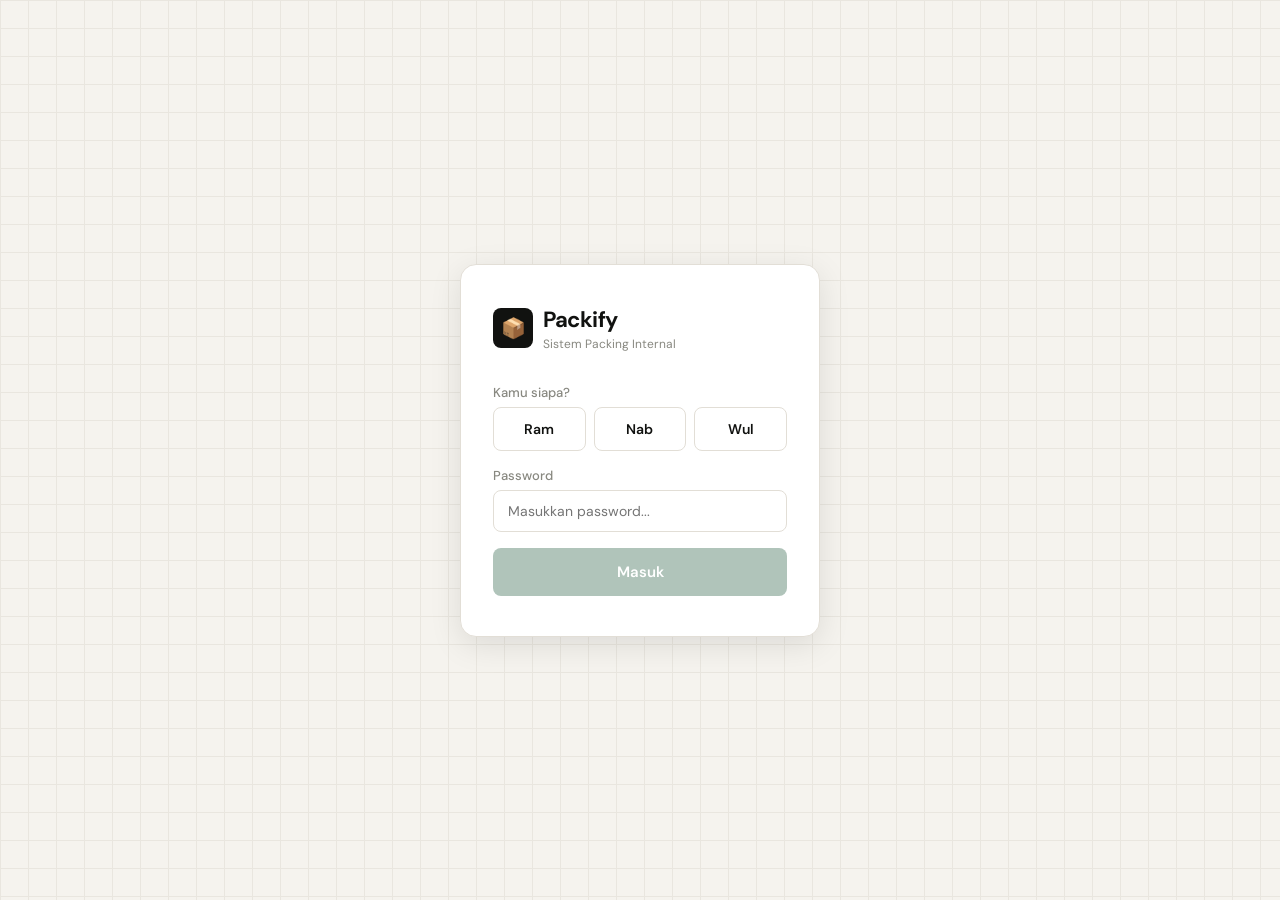
<file: index.html>
<!DOCTYPE html>
<html lang="id">
<head>
    <meta charset="UTF-8" />
    <meta name="viewport" content="width=device-width, initial-scale=1" />
    <title>Packify — Dashboard</title>
    <script src="auth-guard.js"></script>
    <link rel="preconnect" href="https://fonts.googleapis.com">
    <link href="https://fonts.googleapis.com/css2?family=DM+Mono:wght@400;500&family=DM+Sans:ital,wght@0,400;0,500;0,600;0,700&display=swap" rel="stylesheet">
    <link rel="stylesheet" href="style.css">
    <link rel="stylesheet" href="https://cdn.jsdelivr.net/npm/bootstrap-icons@1.11.3/font/bootstrap-icons.min.css">
    
    
    
    <style>
        .skeleton-text {
            position:      relative;
            color:         transparent !important;
            border-radius: 6px;
            overflow:      hidden;
            min-width:     80px;
            display:       inline-block;
        }
        .skeleton-text::after {
            content:    '';
            position:   absolute;
            inset:      0;
            background: linear-gradient(
                90deg,
                rgba(255,255,255,0.15) 0%,
                rgba(255,255,255,0.40) 45%,
                rgba(255,255,255,0.15) 100%
            );
            background-size: 200% 100%;
            animation:  shimmer 1.4s infinite;
            border-radius: inherit;
        }
        @keyframes shimmer {
            0%   { background-position: 200% center; }
            100% { background-position: -200% center; }
        }

        /* ── Leaderboard skeleton ── */
        .leaderboard-skeleton { padding: 4px 0; }
        .leaderboard-skeleton-row {
            display:     flex;
            align-items: center;
            gap:         12px;
            padding:     12px 16px;
            border-bottom: 1px solid var(--border);
        }
        .leaderboard-skeleton-row:last-child { border-bottom: none; }
        .sk-block {
            border-radius: 6px;
            overflow:      hidden;
            position:      relative;
            background:    #e8e8e8;
        }
        .sk-block::after {
            content:    '';
            position:   absolute;
            inset:      0;
            background: linear-gradient(
                90deg,
                rgba(255,255,255,0)    0%,
                rgba(255,255,255,0.6) 45%,
                rgba(255,255,255,0)  100%
            );
            background-size: 200% 100%;
            animation: shimmer 1.4s infinite;
        }
        .sk-rank { width: 32px; height: 32px; border-radius: 50%; flex-shrink: 0; }
        .sk-name { flex: 1;    height: 14px; }
        .sk-poin { width: 60px; height: 14px; }
    </style>
</head>
<body>

    <!-- HEADER -->
    <header class="app-header">
        <i class="bi bi-box-seam-fill" style="font-size:22px;color:var(--accent);flex-shrink:0;"></i>
        <h6>Dashboard</h6>
        <div style="width:36px"></div>
    </header>

    <div class="page-content page-transition-wrap">

        <!-- POIN BANNER -->
        <div class="poin-banner" id="poin-banner">
            <i class="bi bi-star-fill" style="font-size:36px;flex-shrink:0;color:#FFD166;"></i>
            <div class="poin-banner-info">
                <div class="poin-banner-name" id="banner-name">Halo!</div>
                <div class="poin-banner-val skeleton-text" id="banner-poin">— poin</div>
                <div class="poin-banner-streak" id="banner-streak">🔥 — hari streak</div>
            </div>
            <div id="banner-badges" style="display:none;"></div>
        </div>

        <!-- STATS -->
        <div class="stats-grid">
            <div class="stat-card">
                <div class="stat-number" id="stat-pending">0</div>
                <div class="stat-label">Menunggu Resi</div>
            </div>
            <div class="stat-card">
                <div class="stat-number" id="stat-today">0</div>
                <div class="stat-label">Selesai Hari Ini</div>
            </div>
        </div>

        <!-- CTA -->
        <button class="btn btn-primary btn-full btn-lg" style="margin-bottom:24px;"
            onclick="navigateTo('checklist.html')">
            + Mulai Packing Baru
        </button>

        <!-- LEADERBOARD -->
        <div class="section-title">🏆 Leaderboard Minggu Ini</div>
        <div class="card" style="margin-bottom:24px;">
            <div id="leaderboard-list">
                <div class="leaderboard-skeleton">
                    <div class="leaderboard-skeleton-row">
                        <div class="sk-block sk-rank"></div>
                        <div class="sk-block sk-name"></div>
                        <div class="sk-block sk-poin"></div>
                    </div>
                    <div class="leaderboard-skeleton-row">
                        <div class="sk-block sk-rank"></div>
                        <div class="sk-block sk-name"></div>
                        <div class="sk-block sk-poin"></div>
                    </div>
                    <div class="leaderboard-skeleton-row">
                        <div class="sk-block sk-rank"></div>
                        <div class="sk-block sk-name"></div>
                        <div class="sk-block sk-poin"></div>
                    </div>
                </div>
            </div>
            <div style="padding:10px 16px;border-top:1px solid var(--border);display:flex;justify-content:space-between;align-items:center;">
                <small class="text-muted" id="leaderboard-period" style="font-size:11px;"></small>
                <small class="text-muted" id="last-updated" style="font-size:11px;"></small>
            </div>
        </div>

        <!-- AKTIVITAS TERKINI -->
        <div class="section-title">Aktivitas Terkini</div>
        <div id="recent-list">
            <div class="empty-state">
                <div class="spinner"></div>
            </div>
        </div>

    </div>

    <!-- BOTTOM NAV -->
    <nav id="bottom-nav-root"></nav>

    <!-- TOAST CONTAINER -->
    <div class="toast-container" id="toast-container"></div>

    <script src="app.js"></script>
    <script>

        // ── Render Stats (lokal) ──────────────────
        function renderStats() {
            const sessions = loadAllSessions();
            const todayStart = new Date();
            todayStart.setHours(0, 0, 0, 0);

            const pending = sessions.filter(s => getStatus(s) === 'PENDING_RESI').length;
            const today   = sessions.filter(s => {
                const d = getWaktuSelesai(s) ? parseDate(getWaktuSelesai(s)) : null;
                return ['DONE', 'SYNCED'].includes(getStatus(s)) && d && d >= todayStart;
            }).length;

            document.getElementById('stat-pending').textContent = pending;
            document.getElementById('stat-today').textContent   = today;
        }

        // ── Render Aktivitas Terkini ──────────────
        function renderRecent() {
            const container = document.getElementById('recent-list');
            const sessions  = loadAllSessions();
            const recent    = [...sessions]
                .sort((a, b) => parseDate(getWaktuDibuat(b)) - parseDate(getWaktuDibuat(a)))
                .slice(0, 5);

            if (!recent.length) {
                container.innerHTML = `
                    <div class="empty-state">
                        <i class="bi bi-tray" style="font-size:40px;margin-bottom:4px;color:var(--muted);"></i>
                        <div class="empty-text">Belum ada aktivitas</div>
                        <div class="empty-sub">Mulai sesi packing pertamamu</div>
                    </div>`;
                return;
            }

            container.innerHTML = recent.map(s => {
                const badge  = getStatusBadge(getStatus(s));
                const id     = getSessionID(s);
                return `
                    <a class="history-item" href="history.html">
                        <div class="history-item-info">
                            <div class="history-item-name">${getPenerima(s)}</div>
                            <div class="history-item-sub">${getJenis(s)} · ${getPlatform(s)} · ${formatDate(getWaktuDibuat(s))}</div>
                        </div>
                        <span class="badge ${badge.cls}">${badge.label}</span>
                    </a>`;
            }).join('');
        }

        // ── Render Poin Banner ────────────────────
        function renderBanner(gamifData) {
            const op      = getOperator();
            const myData  = gamifData?.[op] || {};
            const poin    = myData.poinTotal  || 0;
            const streak  = myData.streak     || getStreakLocal(op);
            const badges  = myData.badges     || [];

            const elPoin   = document.getElementById('banner-poin');
            const elStreak = document.getElementById('banner-streak');

            elPoin.textContent   = `${poin} poin`;
            elStreak.textContent = `${streak} hari streak`;

            // Lepas skeleton shimmer setelah data nyata masuk
            if (gamifData) {
                elPoin.classList.remove('skeleton-text');
            }

            document.getElementById('banner-name').textContent = `Halo, ${op}! 👋`;

            // Badge icon di pojok banner (max 3)
            const earnedBadges = BADGES.filter(b => badges.includes(b.id)).slice(0, 3);
            const badgeEl = document.getElementById('banner-badges');
            badgeEl.innerHTML = earnedBadges.map(b =>
                `<span title="${b.label}"><i class="${b.icon}" style="font-size:22px;color:rgba(255,255,255,0.9);"></i></span>`
            ).join('');
        }

        // ── Render Leaderboard ────────────────────
        function renderLeaderboard(gamifData) {
            const container = document.getElementById('leaderboard-list');
            const periodEl  = document.getElementById('leaderboard-period');

            // Hitung poin minggu ini per operator
            const weekStart  = getWeekStart();
            const sessions   = loadAllSessions();
            const weekPoin   = {};
            OPERATORS.forEach(op => weekPoin[op] = 0);

            sessions.forEach(s => {
                const op  = getPetugas(s);
                const fin = getWaktuSelesai(s);
                if (!fin || !OPERATORS.includes(op)) return;
                if ((fin.split('T')[0] || fin.split(' ')[0]) >= weekStart && ['DONE','SYNCED'].includes(getStatus(s))) {
                    weekPoin[op] = (weekPoin[op] || 0) + (getPoin(s) || 0);
                }
            });

            // Merge dengan data server jika ada
            if (gamifData) {
                OPERATORS.forEach(op => {
                    const srv = gamifData[op]?.poinMingguIni;
                    if (srv !== undefined) weekPoin[op] = srv;
                });
            }

            const sorted = OPERATORS
                .map(op => ({ op, poin: weekPoin[op] || 0 }))
                .sort((a, b) => b.poin - a.poin);

            const rankClass = ['rank-1', 'rank-2', 'rank-3'];
            const rankEmoji = ['1', '2', '3'];

            container.innerHTML = sorted.map((item, i) => `
                <div class="leaderboard-item">
                    <div class="leaderboard-rank ${rankClass[i]}">${rankEmoji[i]}</div>
                    <div class="leaderboard-name">${item.op}</div>
                    <div class="leaderboard-poin">${item.poin} poin</div>
                </div>
            `).join('');

            // Label periode
            const ws  = new Date(weekStart);
            const we  = new Date(ws); we.setDate(we.getDate() + 6);
            const fmt = d => d.toLocaleDateString('id-ID', { day: 'numeric', month: 'short' });
            periodEl.textContent = `Periode: ${fmt(ws)} – ${fmt(we)}`;
        }

        // ── Fetch Gamifikasi dari Server ──────────
        async function fetchGamifData() {
            try {
                const res    = await fetch(`${LINK_GAS}?action=get_gamif&key=${API_KEY}`, { redirect: 'follow' });
                const text   = await res.text();
                const result = JSON.parse(text);
                if (result.status === 'success') return result.data;
            } catch (err) {
                console.warn('Gagal fetch gamif, pakai data lokal:', err);
            }
            return null;
        }

        // ── INIT ──────────────────────────────────
        async function init() {
            renderStats();
            renderRecent();
            updateResiNavBadge();

            // Render dari data lokal dulu (cepat)
            const op = getOperator();
            renderBanner(null);
            renderLeaderboard(null);

            // Fetch data gamif dari server
            const gamifData = await fetchGamifData();
            if (gamifData) {
                renderBanner(gamifData);
                renderLeaderboard(gamifData);

                // Simpan ke cache lokal supaya profile.html bisa baca
                const cache = loadGamifCache();
                Object.keys(gamifData).forEach(operator => {
                    const d = gamifData[operator];
                    cache['poin_'   + operator] = d.poinTotal || 0;
                    cache['streak_' + operator] = d.streak    || 0;
                    cache['badges_' + operator] = d.badges    || [];
                });
                saveGamifCache(cache);

                // Update timestamp
                const el = document.getElementById('last-updated');
                if (el) el.textContent = 'Diperbarui ' + new Date().toLocaleTimeString('id-ID', { hour: '2-digit', minute: '2-digit' });
            } else {
                // Fallback: hitung dari lokal
                const streak = getStreakLocal(op);
                const totalDone = loadAllSessions().filter(s =>
                    getPetugas(s) === op && ['DONE','SYNCED'].includes(getStatus(s))
                ).length;
                const localPoin = loadAllSessions()
                    .filter(s => getPetugas(s) === op && ['DONE','SYNCED'].includes(getStatus(s)))
                    .reduce((sum, s) => sum + (getPoin(s) || 0), 0);

                const localGamif = {};
                localGamif[op] = { poinTotal: localPoin, streak, badges: [] };
                renderBanner(localGamif);
            }
        }

        init();

        // ── Auto-refresh setiap 60 detik ─────────────────────────
        let refreshTimer = null;

        function startAutoRefresh() {
            stopAutoRefresh();
            refreshTimer = setInterval(async () => {
                renderStats();
                renderRecent();
                updateResiNavBadge();

                const gamifData = await fetchGamifData();
                if (gamifData) {
                    renderBanner(gamifData);
                    renderLeaderboard(gamifData);
                }
            }, 60_000);
        }

        function stopAutoRefresh() {
            if (refreshTimer) { clearInterval(refreshTimer); refreshTimer = null; }
        }

        document.addEventListener('visibilitychange', () => {
            if (document.hidden) stopAutoRefresh();
            else {
                renderStats();
                renderRecent();
                updateResiNavBadge();
                fetchGamifData().then(d => {
                    if (d) {
                        renderBanner(d);
                        renderLeaderboard(d);
                    }
                });
                startAutoRefresh();
            }
        });

        startAutoRefresh();
    </script>

</body>
</html>
</file>
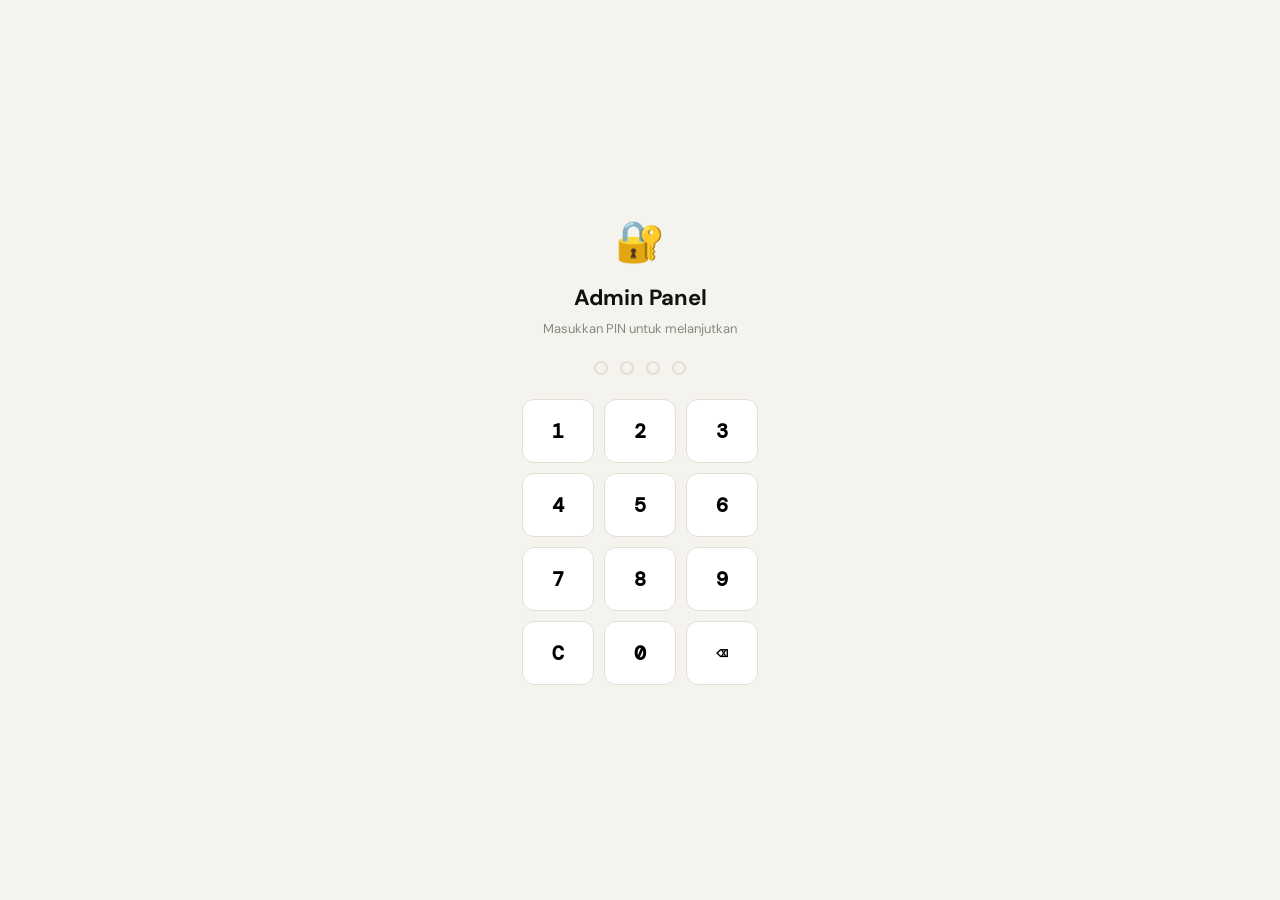
<file: admin.html>
<!DOCTYPE html>
<html lang="id">
<head>
    <meta charset="UTF-8" />
    <meta name="viewport" content="width=device-width, initial-scale=1" />
    <title>Packify -- Admin</title>
    <link rel="preconnect" href="https://fonts.googleapis.com">
    <link href="https://fonts.googleapis.com/css2?family=DM+Mono:wght@400;500&family=DM+Sans:ital,wght@0,400;0,500;0,600;0,700&display=swap" rel="stylesheet">
    <link rel="stylesheet" href="style.css">
    <link rel="stylesheet" href="https://cdn.jsdelivr.net/npm/bootstrap-icons@1.11.3/font/bootstrap-icons.min.css">
    <style>
        /* PIN Gate */
        .pin-gate {
            position: fixed; inset: 0;
            background: var(--bg);
            display: flex; flex-direction: column;
            align-items: center; justify-content: center;
            gap: 16px; z-index: 999;
            padding: 32px;
        }
        .pin-gate.hidden { display: none; }
        .pin-title { font-size: 22px; font-weight: 700; }
        .pin-sub   { font-size: 13px; color: var(--muted); margin-top: -8px; }
        .pin-dots  { display: flex; gap: 12px; margin: 8px 0; }
        .pin-dot {
            width: 14px; height: 14px;
            border-radius: 50%;
            border: 2px solid var(--border);
            background: transparent;
            transition: background 0.15s, border-color 0.15s;
        }
        .pin-dot.filled { background: var(--accent); border-color: var(--accent); }
        .pin-dot.error  { background: var(--orange); border-color: var(--orange); }
        .pin-keypad {
            display: grid;
            grid-template-columns: repeat(3, 72px);
            gap: 10px;
        }
        .pin-key {
            height: 64px;
            border-radius: var(--radius);
            border: 1.5px solid var(--border);
            background: var(--white);
            font-size: 20px; font-weight: 600;
            font-family: 'DM Mono', monospace;
            cursor: pointer;
            transition: background 0.1s, transform 0.1s;
        }
        .pin-key:active { background: var(--accent-lt); transform: scale(0.94); }
        .pin-key.wide { grid-column: span 2; }
        .pin-error { color: var(--orange); font-size: 12px; font-weight: 600; }
        .pin-locked { color: var(--muted); font-size: 12px; }

        /* Section tabs */
        .admin-tabs {
            display: flex; gap: 6px;
            overflow-x: auto; padding-bottom: 2px;
            margin-bottom: 20px;
            scrollbar-width: none;
        }
        .admin-tabs::-webkit-scrollbar { display: none; }
        .admin-tab {
            flex-shrink: 0;
            padding: 7px 14px;
            border-radius: 20px;
            border: 1.5px solid var(--border);
            background: var(--white);
            font-size: 12px; font-weight: 600;
            cursor: pointer; color: var(--muted);
            transition: all 0.15s;
        }
        .admin-tab.active {
            background: var(--accent);
            border-color: var(--accent);
            color: #fff;
        }

        /* Stat cards */
        .operator-card {
            background: var(--white);
            border: 1.5px solid var(--border);
            border-radius: var(--radius);
            padding: 16px;
            margin-bottom: 10px;
        }
        .operator-card-header {
            display: flex; align-items: center;
            justify-content: space-between;
            margin-bottom: 12px;
        }
        .operator-avatar {
            width: 40px; height: 40px;
            border-radius: 50%;
            background: var(--accent-lt);
            display: flex; align-items: center; justify-content: center;
            font-size: 16px; font-weight: 700;
            color: var(--accent);
        }
        .operator-name { font-size: 16px; font-weight: 700; text-transform: capitalize; }
        .operator-stats {
            display: grid; grid-template-columns: 1fr 1fr 1fr;
            gap: 8px; margin-bottom: 12px;
        }
        .op-stat { text-align: center; }
        .op-stat-val {
            font-family: 'DM Mono', monospace;
            font-size: 18px; font-weight: 500;
        }
        .op-stat-label { font-size: 10px; color: var(--muted); margin-top: 2px; }
        .op-badges { display: flex; gap: 4px; flex-wrap: wrap; min-height: 20px; }

        /* Redeem history */
        .redeem-admin-row {
            display: flex; align-items: center; gap: 12px;
            padding: 12px 16px;
            border-bottom: 1px solid var(--border);
        }
        .redeem-admin-row:last-child { border-bottom: none; }
        .redeem-admin-icon { font-size: 22px; flex-shrink: 0; }
        .redeem-admin-info { flex: 1; }
        .redeem-admin-nama { font-size: 13px; font-weight: 600; }
        .redeem-admin-meta { font-size: 11px; color: var(--muted); margin-top: 1px; }
        .redeem-admin-poin {
            font-family: 'DM Mono', monospace;
            font-size: 12px; color: var(--orange); font-weight: 600;
        }

        /* Reward catalog editor */
        .reward-edit-card {
            background: var(--white);
            border: 1.5px solid var(--border);
            border-radius: var(--radius);
            padding: 14px;
            margin-bottom: 10px;
            display: flex; align-items: center; gap: 12px;
        }
        .reward-edit-icon { font-size: 28px; flex-shrink: 0; }
        .reward-edit-info { flex: 1; }
        .reward-edit-nama { font-size: 14px; font-weight: 600; }
        .reward-edit-meta { font-size: 12px; color: var(--muted); }
        .reward-edit-actions { display: flex; gap: 8px; }

        /* Stok badge */
        .stok-badge {
            font-family: 'DM Mono', monospace;
            font-size: 11px; font-weight: 600;
            padding: 2px 8px;
            border-radius: 10px;
            background: var(--accent-lt);
            color: var(--accent);
        }
        .stok-badge.low { background: #fff3e0; color: var(--orange); }
        .stok-badge.empty { background: #fce4e4; color: #c62828; }

        /* Stock items */
        .stock-item {
            display: flex; align-items: center; gap: 12px;
            padding: 12px 16px;
            border-bottom: 1px solid var(--border);
        }
        .stock-item:last-child { border-bottom: none; }
        .stock-item-info { flex: 1; min-width: 0; }
        .stock-item-nama { font-size: 13px; font-weight: 600; }
        .stock-item-satuan { font-size: 11px; color: var(--muted); }
        .stock-item-right { display: flex; flex-direction: column; align-items: flex-end; gap: 6px; }
        .stock-val {
            font-family: 'DM Mono', monospace;
            font-size: 16px; font-weight: 600;
        }
        .stock-val.ok     { color: var(--accent); }
        .stock-val.low    { color: var(--orange); }
        .stock-val.empty  { color: #c62828; }
        .stock-actions { display: flex; gap: 6px; }
        .restock-panel-item {
            display: flex; align-items: center; justify-content: space-between;
            padding: 12px 0; border-bottom: 1px solid var(--border);
        }
        .restock-panel-item:last-child { border-bottom: none; }
        .qty-control { display: flex; align-items: center; gap: 8px; }
        .qty-btn {
            width: 32px; height: 32px; border-radius: 50%;
            border: 1.5px solid var(--border); background: var(--white);
            font-size: 18px; font-weight: 600; cursor: pointer;
            display: flex; align-items: center; justify-content: center;
            transition: background 0.1s;
        }
        .qty-btn:active { background: var(--accent-lt); }
        .qty-val {
            font-family: 'DM Mono', monospace;
            font-size: 16px; font-weight: 600; min-width: 32px; text-align: center;
        }
        .add-reward-form {
            background: var(--white);
            border: 1.5px dashed var(--border);
            border-radius: var(--radius);
            padding: 16px;
            margin-bottom: 16px;
        }
        .form-row { display: flex; gap: 8px; }
        .form-row .form-group { flex: 1; }
    </style>
</head>
<body>

    <!-- PIN GATE -->
    <div class="pin-gate" id="pin-gate">
        <div style="font-size:40px;">🔐</div>
        <div class="pin-title">Admin Panel</div>
        <div class="pin-sub">Masukkan PIN untuk melanjutkan</div>
        <div class="pin-dots" id="pin-dots">
            <div class="pin-dot" id="dot-0"></div>
            <div class="pin-dot" id="dot-1"></div>
            <div class="pin-dot" id="dot-2"></div>
            <div class="pin-dot" id="dot-3"></div>
        </div>
        <div class="pin-error d-none" id="pin-error">PIN salah!</div>
        <div class="pin-locked d-none" id="pin-locked"></div>
        <div class="pin-keypad" id="pin-keypad">
            <button class="pin-key" onclick="pinInput('1')">1</button>
            <button class="pin-key" onclick="pinInput('2')">2</button>
            <button class="pin-key" onclick="pinInput('3')">3</button>
            <button class="pin-key" onclick="pinInput('4')">4</button>
            <button class="pin-key" onclick="pinInput('5')">5</button>
            <button class="pin-key" onclick="pinInput('6')">6</button>
            <button class="pin-key" onclick="pinInput('7')">7</button>
            <button class="pin-key" onclick="pinInput('8')">8</button>
            <button class="pin-key" onclick="pinInput('9')">9</button>
            <button class="pin-key" onclick="pinClear()">C</button>
            <button class="pin-key" onclick="pinInput('0')">0</button>
            <button class="pin-key" onclick="pinBackspace()">&#9003;</button>
        </div>
    </div>

    <!-- ADMIN CONTENT -->
    <div id="admin-content" style="display:none;">

        <header class="app-header">
            <span style="font-size:20px;">🔧</span>
            <h6>Admin Panel</h6>
            <button class="btn-back" style="font-size:12px;width:auto;padding:0 8px;"
                onclick="lockAdmin()">Keluar</button>
        </header>

        <div class="page-content">

            <!-- TABS -->
            <div class="admin-tabs">
                <button class="admin-tab active" onclick="switchTab('statistik', this)">Statistik</button>
                <button class="admin-tab" onclick="switchTab('redeem', this)">Riwayat Redeem</button>
                <button class="admin-tab" onclick="switchTab('reward', this)">Reward Catalog</button>
                <button class="admin-tab" onclick="switchTab('stok', this)">Stok Asset</button>
                <button class="admin-tab" onclick="switchTab('reset', this)">Reset Poin</button>
            </div>

            <!-- TAB: STATISTIK -->
            <div id="tab-statistik" class="tab-content">
                <div id="statistik-list">
                    <div style="text-align:center;padding:32px;color:var(--muted);">Memuat data...</div>
                </div>
            </div>

            <!-- TAB: RIWAYAT REDEEM -->
            <div id="tab-redeem" class="tab-content" style="display:none;">
                <div class="card" style="margin-bottom:16px;">
                    <div id="redeem-admin-list">
                        <div style="padding:16px;text-align:center;font-size:13px;color:var(--muted);">
                            Belum ada riwayat redeem
                        </div>
                    </div>
                </div>
            </div>

            <!-- TAB: REWARD CATALOG -->
            <div id="tab-reward" class="tab-content" style="display:none;">

                <!-- Form tambah reward -->
                <div class="add-reward-form">
                    <div style="font-size:13px;font-weight:700;margin-bottom:12px;">+ Tambah Reward</div>
                    <div class="form-row">
                        <div class="form-group" style="flex:0 0 64px;">
                            <label class="form-label">Icon</label>
                            <input type="text" class="form-control" id="new-icon"
                                placeholder="🥟" style="text-align:center;font-size:20px;" maxlength="2" />
                        </div>
                        <div class="form-group">
                            <label class="form-label">Nama Reward</label>
                            <input type="text" class="form-control" id="new-nama" placeholder="Batagor" />
                        </div>
                    </div>
                    <div class="form-row" style="margin-top:8px;">
                        <div class="form-group">
                            <label class="form-label">Harga Poin</label>
                            <input type="number" class="form-control font-mono" id="new-poin"
                                placeholder="50" min="1" />
                        </div>
                        <div class="form-group">
                            <label class="form-label">Stok</label>
                            <input type="number" class="form-control font-mono" id="new-stok"
                                placeholder="5" min="0" />
                        </div>
                    </div>
                    <button class="btn btn-primary btn-full" style="margin-top:12px;"
                        onclick="tambahReward()">Simpan Reward</button>
                </div>

                <div id="reward-catalog-list"></div>
            </div>

            <!-- TAB: STOK ASSET -->
            <div id="tab-stok" class="tab-content" style="display:none;">
                <div style="display:flex;align-items:center;justify-content:space-between;margin-bottom:12px;">
                    <div style="font-size:13px;color:var(--muted);">
                        Update otomatis setiap packing selesai
                    </div>
                    <button class="btn btn-secondary" style="font-size:12px;padding:6px 12px;"
                        onclick="loadStok()">
                        <i class="bi bi-arrow-clockwise"></i> Refresh
                    </button>
                </div>

                <!-- Warning items -->
                <div id="stok-warnings" style="margin-bottom:12px;"></div>

                <!-- Stok list -->
                <div class="card" style="padding:0;overflow:hidden;margin-bottom:16px;">
                    <div id="stok-list">
                        <div style="padding:24px;text-align:center;color:var(--muted);">
                            Memuat stok...
                        </div>
                    </div>
                </div>
            </div>

            <!-- TAB: RESET POIN -->
            <div id="tab-reset" class="tab-content" style="display:none;">
                <div style="font-size:13px;color:var(--muted);margin-bottom:16px;">
                    Reset akan mengosongkan PoinTotal dan PoinMingguIni operator di server.
                    Tindakan ini tidak bisa dibatalkan.
                </div>
                <div id="reset-list"></div>
            </div>

        </div>
    </div>

    <!-- PANEL: RESTOCK -->
    <div class="panel-overlay" id="restock-overlay"></div>
    <div class="bottom-panel" id="restock-panel">
        <div class="panel-handle"></div>
        <div class="panel-header">
            <div class="panel-title" id="restock-title">Tambah Stok</div>
            <button class="btn-close-panel" id="btn-close-restock">✕</button>
        </div>
        <div class="panel-body">
            <div id="restock-item-nama" style="font-size:13px;color:var(--muted);margin-bottom:16px;"></div>
            <div style="display:flex;align-items:center;justify-content:space-between;margin-bottom:24px;">
                <span style="font-size:14px;font-weight:600;">Jumlah tambah</span>
                <div class="qty-control">
                    <button class="qty-btn" onclick="adjustQty(-1)">−</button>
                    <span class="qty-val" id="restock-qty">1</span>
                    <button class="qty-btn" onclick="adjustQty(1)">+</button>
                </div>
            </div>
            <div id="restock-satuan-info" style="font-size:12px;color:var(--muted);margin-bottom:20px;text-align:center;"></div>
            <button class="btn btn-primary btn-full btn-lg" id="btn-konfirmasi-restock">
                Tambah Stok
            </button>
            <button class="btn btn-secondary btn-full" id="btn-batal-restock" style="margin-top:8px;">
                Batal
            </button>
        </div>
    </div>

    <!-- PANEL: EDIT THRESHOLD -->
    <div class="panel-overlay" id="threshold-overlay"></div>
    <div class="bottom-panel" id="threshold-panel">
        <div class="panel-handle"></div>
        <div class="panel-header">
            <div class="panel-title">Edit Batas Warning</div>
            <button class="btn-close-panel" id="btn-close-threshold">✕</button>
        </div>
        <div class="panel-body">
            <div id="threshold-item-nama" style="font-size:13px;color:var(--muted);margin-bottom:12px;"></div>
            <div class="form-group" style="margin-bottom:20px;">
                <label class="form-label">Batas minimum stok</label>
                <input type="number" class="form-control font-mono" id="threshold-input"
                    min="0" placeholder="10" style="font-size:18px;text-align:center;" />
            </div>
            <button class="btn btn-primary btn-full btn-lg" id="btn-konfirmasi-threshold">
                Simpan
            </button>
            <button class="btn btn-secondary btn-full" id="btn-batal-threshold" style="margin-top:8px;">
                Batal
            </button>
        </div>
    </div>

    <!-- MODAL KONFIRMASI RESET -->
    <div class="panel-overlay" id="reset-overlay"></div>
    <div class="bottom-panel" id="reset-panel">
        <div class="panel-handle"></div>
        <div class="panel-header">
            <div class="panel-title">Konfirmasi Reset Poin</div>
            <button class="btn-close-panel" id="btn-close-reset">X</button>
        </div>
        <div class="panel-body">
            <div style="text-align:center;padding:8px 0 20px;">
                <div style="font-size:40px;margin-bottom:12px;">⚠️</div>
                <div style="font-size:16px;font-weight:700;margin-bottom:6px;">
                    Reset poin <span id="reset-op-name" style="text-transform:capitalize;color:var(--accent);"></span>?
                </div>
                <div style="font-size:13px;color:var(--muted);">
                    Poin saat ini: <span id="reset-op-poin"
                        style="font-family:'DM Mono',monospace;font-weight:600;color:var(--ink);"></span>
                </div>
                <div style="font-size:12px;color:var(--orange);margin-top:8px;">
                    Tindakan ini tidak bisa dibatalkan!
                </div>
            </div>
            <button class="btn btn-primary btn-full btn-lg" id="btn-konfirmasi-reset"
                style="background:var(--orange);border-color:var(--orange);">
                Ya, Reset Poin
            </button>
            <button class="btn btn-secondary btn-full" id="btn-batal-reset" style="margin-top:8px;">
                Batal
            </button>
        </div>
    </div>

    <!-- Loading & Toast -->
    <div class="loading-overlay" id="loading">
        <div class="spinner"></div>
        <div class="loading-text" id="loading-text">Memproses...</div>
    </div>
    <div class="toast-container" id="toast-container"></div>

    <script src="app.js"></script>
    <script>

    // ══ PIN GATE ══════════════════════════════════════════════
    const PIN_LOCK_KEY  = 'packify_admin_lock';
    const PIN_FAIL_KEY  = 'packify_admin_fails';
    const MAX_FAILS     = 3;
    const LOCK_DURATION = 5 * 60 * 1000; // 5 menit

    let pinBuffer = '';

    function checkLock() {
        const lock = JSON.parse(localStorage.getItem(PIN_LOCK_KEY) || 'null');
        if (!lock) return false;
        if (Date.now() < lock.until) return true;
        localStorage.removeItem(PIN_LOCK_KEY);
        localStorage.removeItem(PIN_FAIL_KEY);
        return false;
    }

    function getLockRemaining() {
        const lock = JSON.parse(localStorage.getItem(PIN_LOCK_KEY) || 'null');
        if (!lock) return 0;
        return Math.max(0, Math.ceil((lock.until - Date.now()) / 1000));
    }

    function pinInput(digit) {
        if (checkLock()) return;
        if (pinBuffer.length >= 4) return;
        pinBuffer += digit;
        updateDots();
        if (pinBuffer.length === 4) setTimeout(checkPin, 150);
    }

    function pinBackspace() {
        pinBuffer = pinBuffer.slice(0, -1);
        updateDots();
    }

    function pinClear() {
        pinBuffer = '';
        updateDots();
    }

    function updateDots(state) {
        for (let i = 0; i < 4; i++) {
            const dot = document.getElementById('dot-' + i);
            dot.className = 'pin-dot';
            if (state === 'error') dot.classList.add('error');
            else if (i < pinBuffer.length) dot.classList.add('filled');
        }
    }

    function checkPin() {
        if (pinBuffer === ADMIN_PIN) {
            localStorage.removeItem(PIN_FAIL_KEY);
            document.getElementById('pin-gate').classList.add('hidden');
            document.getElementById('admin-content').style.display = 'block';
            loadStatistik();
        } else {
            const fails = (parseInt(localStorage.getItem(PIN_FAIL_KEY) || '0')) + 1;
            localStorage.setItem(PIN_FAIL_KEY, fails);

            if (fails >= MAX_FAILS) {
                localStorage.setItem(PIN_LOCK_KEY, JSON.stringify({ until: Date.now() + LOCK_DURATION }));
                showLocked();
            } else {
                document.getElementById('pin-error').textContent = 'PIN salah! (' + (MAX_FAILS - fails) + 'x lagi dikunci)';
                document.getElementById('pin-error').classList.remove('d-none');
                updateDots('error');
                setTimeout(() => {
                    pinBuffer = '';
                    updateDots();
                    document.getElementById('pin-error').classList.add('d-none');
                }, 800);
            }
        }
    }

    function showLocked() {
        const keypad = document.getElementById('pin-keypad');
        const locked = document.getElementById('pin-locked');
        keypad.style.opacity = '0.3';
        keypad.style.pointerEvents = 'none';
        locked.classList.remove('d-none');
        const interval = setInterval(() => {
            const rem = getLockRemaining();
            if (rem <= 0) {
                clearInterval(interval);
                keypad.style.opacity = '';
                keypad.style.pointerEvents = '';
                locked.classList.add('d-none');
                pinBuffer = '';
                updateDots();
            } else {
                const m = Math.floor(rem / 60);
                const s = rem % 60;
                locked.textContent = 'Terkunci ' + m + ':' + String(s).padStart(2,'0') + ' lagi';
            }
        }, 1000);
    }

    function lockAdmin() {
        document.getElementById('pin-gate').classList.remove('hidden');
        document.getElementById('admin-content').style.display = 'none';
        pinBuffer = '';
        updateDots();
    }

    // Cek lock on load
    if (checkLock()) showLocked();

    // ══ TABS ══════════════════════════════════════════════════
    function switchTab(name, btn) {
        document.querySelectorAll('.tab-content').forEach(el => el.style.display = 'none');
        document.querySelectorAll('.admin-tab').forEach(el => el.classList.remove('active'));
        document.getElementById('tab-' + name).style.display = 'block';
        btn.classList.add('active');

        if (name === 'statistik') loadStatistik();
        if (name === 'redeem')    loadRedeemHistory();
        if (name === 'reward')    loadRewardCatalog();
        if (name === 'stok')      loadStok();
        if (name === 'reset')     renderResetList();
    }

    // ══ STATISTIK ════════════════════════════════════════════
    async function loadStatistik() {
        const list = document.getElementById('statistik-list');
        list.innerHTML = '<div style="text-align:center;padding:32px;color:var(--muted);">Memuat data...</div>';

        try {
            // Fetch gamifikasi + semua sesi dari server secara paralel
            const [gamifRes, sessionsRes] = await Promise.all([
                fetch(LINK_GAS + '?action=get_gamif&key=' + API_KEY, { redirect: 'follow' }),
                fetch(LINK_GAS + '?action=get_all&key='   + API_KEY, { redirect: 'follow' }),
            ]);

            const gamifJson    = await gamifRes.json();
            const sessionsJson = await sessionsRes.json();

            const gamif    = (gamifJson.status    === 'success') ? gamifJson.data    : {};
            const sessions = (sessionsJson.status === 'success') ? sessionsJson.data : [];

            const badgeList = (typeof BADGES !== 'undefined') ? BADGES : [];

            list.innerHTML = OPERATORS.map(op => {
                const d      = gamif[op] || {};
                const poin   = d.poinTotal || 0;
                const streak = d.streak    || 0;
                const badges = d.badges    || [];

                // Hitung total packing dari data server
                const selesai = sessions.filter(s =>
                    (s.Petugas || s.petugas || '').toLowerCase() === op.toLowerCase()
                    && ['DONE','SYNCED'].includes(s.Status || s.status || '')
                ).length;

                const badgeHTML = badges.length
                    ? badges.map(id => {
                        const b = badgeList.find(x => x.id === id);
                        return b ? '<i class="' + b.icon + '" title="' + b.label + '" style="font-size:20px;color:var(--accent);"></i>' : '';
                    }).join('')
                    : '<span style="font-size:12px;color:var(--muted);">Belum ada</span>';

                return '<div class="operator-card">' +
                    '<div class="operator-card-header">' +
                        '<div style="display:flex;align-items:center;gap:10px;">' +
                            '<div class="operator-avatar">' + op.charAt(0).toUpperCase() + '</div>' +
                            '<div class="operator-name">' + (OPERATOR_NAMES[op] || op) + '</div>' +
                        '</div>' +
                    '</div>' +
                    '<div class="operator-stats">' +
                        '<div class="op-stat">' +
                            '<div class="op-stat-val">' + poin + '</div>' +
                            '<div class="op-stat-label">Total Poin</div>' +
                        '</div>' +
                        '<div class="op-stat">' +
                            '<div class="op-stat-val">' + streak + '</div>' +
                            '<div class="op-stat-label">Streak</div>' +
                        '</div>' +
                        '<div class="op-stat">' +
                            '<div class="op-stat-val">' + selesai + '</div>' +
                            '<div class="op-stat-label">Total Packing</div>' +
                        '</div>' +
                    '</div>' +
                    '<div style="font-size:11px;color:var(--muted);margin-bottom:6px;">Badge</div>' +
                    '<div class="op-badges" style="gap:6px;">' + badgeHTML + '</div>' +
                '</div>';
            }).join('');

        } catch (e) {
            list.innerHTML = '<div style="text-align:center;padding:32px;color:var(--orange);">Gagal memuat data: ' + e.message + '</div>';
        }
    }

    // ══ RIWAYAT REDEEM ═══════════════════════════════════════
    async function loadRedeemHistory() {
        const el = document.getElementById('redeem-admin-list');
        el.innerHTML = '<div style="padding:16px;text-align:center;font-size:13px;color:var(--muted);">Memuat...</div>';
        try {
            const res  = await fetch(`${LINK_GAS}?action=get_redeem&key=${API_KEY}`, { redirect: 'follow' });
            const json = await res.json();
            if (json.status !== 'success') throw new Error(json.message);
            const all = (json.data || []).reverse();
            if (!all.length) {
                el.innerHTML = '<div style="padding:16px;text-align:center;font-size:13px;color:var(--muted);">Belum ada riwayat redeem</div>';
                return;
            }
            el.innerHTML = all.map(h =>
                '<div class="redeem-admin-row">' +
                    '<div class="redeem-admin-info">' +
                        '<div class="redeem-admin-nama">' + h.nama + '</div>' +
                        '<div class="redeem-admin-meta">' + h.operator + ' &middot; ' + h.waktu + '</div>' +
                    '</div>' +
                    '<span class="redeem-admin-poin">-' + h.poin + ' poin</span>' +
                '</div>'
            ).join('');
        } catch(e) {
            el.innerHTML = '<div style="padding:16px;text-align:center;font-size:13px;color:var(--orange);">Gagal memuat: ' + e.message + '</div>';
        }
    }

    // ══ REWARD CATALOG ════════════════════════════════════════
    let rewardCatalogData = [];

    async function loadRewardCatalog() {
        const list = document.getElementById('reward-catalog-list');
        list.innerHTML = '<div style="text-align:center;padding:24px;color:var(--muted);">Memuat...</div>';
        try {
            const res  = await fetch(LINK_GAS + '?action=get_reward&key=' + API_KEY, { redirect: 'follow' });
            const json = await res.json();
            if (json.status !== 'success') throw new Error(json.message);
            rewardCatalogData = json.data || [];
            // Sync ke localStorage supaya profile.html bisa akses
            localStorage.setItem('packify_reward_catalog', JSON.stringify(rewardCatalogData));
            renderRewardCatalog();
        } catch(e) {
            list.innerHTML = '<div style="text-align:center;padding:24px;color:var(--orange);">Gagal load: ' + e.message + '</div>';
        }
    }

    function renderRewardCatalog() {
        const list = document.getElementById('reward-catalog-list');
        if (!rewardCatalogData.length) {
            list.innerHTML = '<div style="text-align:center;padding:24px;color:var(--muted);">Catalog kosong</div>';
            return;
        }
        list.innerHTML = rewardCatalogData.map((r, idx) => {
            const stokCls = r.stok <= 0 ? 'empty' : (r.stok <= 2 ? 'low' : '');
            return '<div class="reward-edit-card">' +
                '<span class="reward-edit-icon">' + r.icon + '</span>' +
                '<div class="reward-edit-info">' +
                    '<div class="reward-edit-nama">' + r.nama + '</div>' +
                    '<div class="reward-edit-meta">' + r.poin + ' poin</div>' +
                '</div>' +
                '<div style="display:flex;flex-direction:column;align-items:flex-end;gap:6px;">' +
                    '<span class="stok-badge ' + stokCls + '">Stok: ' + r.stok + '</span>' +
                    '<div style="display:flex;gap:6px;">' +
                        '<button class="btn btn-secondary" style="padding:4px 10px;font-size:11px;"' +
                            ' onclick="editStok(' + idx + ')">Edit Stok</button>' +
                        '<button class="btn btn-secondary" style="padding:4px 10px;font-size:11px;color:var(--orange);border-color:var(--orange);"' +
                            ' onclick="hapusReward(\'' + r.id + '\')">Hapus</button>' +
                    '</div>' +
                '</div>' +
            '</div>';
        }).join('');
    }

    async function tambahReward() {
        const icon = document.getElementById('new-icon').value.trim();
        const nama = document.getElementById('new-nama').value.trim();
        const poin = parseInt(document.getElementById('new-poin').value) || 0;
        const stok = parseInt(document.getElementById('new-stok').value) || 0;

        if (!nama || !poin) { showToast('Nama dan poin wajib diisi', 'error'); return; }
        setLoading(true, 'Menyimpan reward...');
        try {
            const params = new URLSearchParams({ action: 'add_reward', key: API_KEY, icon: icon || '🎁', nama, poin, stok });
            const res    = await fetch(LINK_GAS, { method: 'POST', body: params, redirect: 'follow' });
            const data   = await res.json();
            if (data.status !== 'success') throw new Error(data.message);
            rewardCatalogData = data.data;
            localStorage.setItem('packify_reward_catalog', JSON.stringify(rewardCatalogData));
            document.getElementById('new-icon').value = '';
            document.getElementById('new-nama').value = '';
            document.getElementById('new-poin').value = '';
            document.getElementById('new-stok').value = '';
            renderRewardCatalog();
            showToast('Reward ' + nama + ' ditambahkan!', 'success');
        } catch(e) {
            showToast('Gagal tambah: ' + e.message, 'error');
        } finally {
            setLoading(false);
        }
    }

    async function editStok(idx) {
        const r       = rewardCatalogData[idx];
        const newStok = prompt('Stok baru untuk ' + r.nama + ':', r.stok);
        if (newStok === null) return;
        const n = parseInt(newStok);
        if (isNaN(n) || n < 0) { showToast('Stok tidak valid', 'error'); return; }
        setLoading(true, 'Update stok...');
        try {
            const params = new URLSearchParams({ action: 'edit_reward_stok', key: API_KEY, id: r.id, stok: n });
            const res    = await fetch(LINK_GAS, { method: 'POST', body: params, redirect: 'follow' });
            const data   = await res.json();
            if (data.status !== 'success') throw new Error(data.message);
            rewardCatalogData = data.data;
            localStorage.setItem('packify_reward_catalog', JSON.stringify(rewardCatalogData));
            renderRewardCatalog();
            showToast('Stok ' + r.nama + ' → ' + n, 'success');
        } catch(e) {
            showToast('Gagal update: ' + e.message, 'error');
        } finally {
            setLoading(false);
        }
    }

    async function hapusReward(id) {
        const r = rewardCatalogData.find(x => x.id === id);
        if (!r || !confirm('Hapus reward "' + r.nama + '"?')) return;
        setLoading(true, 'Menghapus reward...');
        try {
            const params = new URLSearchParams({ action: 'delete_reward', key: API_KEY, id });
            const res    = await fetch(LINK_GAS, { method: 'POST', body: params, redirect: 'follow' });
            const data   = await res.json();
            if (data.status !== 'success') throw new Error(data.message);
            rewardCatalogData = data.data;
            localStorage.setItem('packify_reward_catalog', JSON.stringify(rewardCatalogData));
            renderRewardCatalog();
            showToast('Reward dihapus', 'success');
        } catch(e) {
            showToast('Gagal hapus: ' + e.message, 'error');
        } finally {
            setLoading(false);
        }
    }

    // ══ RESET POIN ═══════════════════════════════════════════
    let resetTarget = null;

    async function renderResetList() {
        const list = document.getElementById('reset-list');
        list.innerHTML = '<div style="padding:16px;text-align:center;color:var(--muted);">Memuat...</div>';
        try {
            const res  = await fetch(`${LINK_GAS}?action=get_gamif&key=${API_KEY}`, { redirect: 'follow' });
            const json = await res.json();
            const gamif = (json.status === 'success') ? json.data : {};
            list.innerHTML = OPERATORS.map(op => {
                const poin = (gamif[op] || {}).poinTotal || 0;
                return '<div class="operator-card" style="display:flex;align-items:center;gap:12px;">' +
                    '<div class="operator-avatar">' + op.charAt(0).toUpperCase() + '</div>' +
                    '<div style="flex:1;">' +
                        '<div class="operator-name">' + (OPERATOR_NAMES[op] || op) + '</div>' +
                        '<div style="font-family:\'DM Mono\',monospace;font-size:13px;color:var(--muted);">' + poin + ' poin</div>' +
                    '</div>' +
                    '<button class="btn btn-secondary" style="color:var(--orange);border-color:var(--orange);font-size:12px;"' +
                        ' onclick="openResetPanel(\'' + op + '\',' + poin + ')">Reset</button>' +
                '</div>';
            }).join('');
        } catch(e) {
            list.innerHTML = '<div style="padding:16px;text-align:center;color:var(--orange);">Gagal memuat</div>';
        }
    }

    const resetPanel   = document.getElementById('reset-panel');
    const resetOverlay = document.getElementById('reset-overlay');

    function openResetPanel(op, poin) {
        resetTarget = op;
        document.getElementById('reset-op-name').textContent = op;
        document.getElementById('reset-op-poin').textContent = poin + ' poin';
        resetPanel.classList.add('show');
        resetOverlay.classList.add('show');
    }

    function closeResetPanel() {
        resetPanel.classList.remove('show');
        resetOverlay.classList.remove('show');
        resetTarget = null;
    }

    document.getElementById('btn-close-reset').addEventListener('click', closeResetPanel);
    document.getElementById('btn-batal-reset').addEventListener('click', closeResetPanel);
    resetOverlay.addEventListener('click', closeResetPanel);

    document.getElementById('btn-konfirmasi-reset').addEventListener('click', async function() {
        if (!resetTarget) return;
        const op = resetTarget;
        closeResetPanel();
        setLoading(true, 'Mereset poin ' + op + '...');

        try {
            const params = new URLSearchParams({ action: 'reset_poin', key: API_KEY, operator: op });
            const res    = await fetch(LINK_GAS, { method: 'POST', body: params });
            const data   = await res.json();
            if (data.status !== 'success') throw new Error(data.message || 'Gagal reset');

            renderResetList();
            showToast('Poin ' + op + ' berhasil direset!', 'success');
        } catch(e) {
            showToast('Gagal reset: ' + e.message, 'error');
        } finally {
            setLoading(false);
        }
    });

    // ══ STOK ASSET ═══════════════════════════════════════════

    let stokData      = [];
    let restockTarget = null;
    let threshTarget  = null;
    let restockQty    = 1;

    // Format tampilan stok tergantung satuan
    function formatStok(item) {
        if (item.satuan === 'pcs' && item.id === 'thermal') {
            // Thermal: tampilkan dalam box/pack/pcs
            const pcs  = item.stok;
            const pack = Math.floor(pcs / 10);
            const sisa = pcs % 10;
            if (pack >= 10) {
                const box  = Math.floor(pack / 10);
                const sp   = pack % 10;
                return box + ' box' + (sp ? ' ' + sp + ' pack' : '') + (sisa ? ' ' + sisa + ' pcs' : '');
            }
            return pack > 0 ? pack + ' pack' + (sisa ? ' ' + sisa + ' pcs' : '') : pcs + ' pcs';
        }
        return item.stok + ' ' + item.satuan;
    }

    function stokClass(item) {
        if (item.stok <= 0)              return 'empty';
        if (item.stok <= item.threshold) return 'low';
        return 'ok';
    }

    async function loadStok() {
        const list = document.getElementById('stok-list');
        list.innerHTML = '<div style="padding:24px;text-align:center;color:var(--muted);">Memuat...</div>';
        try {
            const res  = await fetch(`${LINK_GAS}?action=get_stock&key=${API_KEY}`, { redirect: 'follow' });
            const data = await res.json();
            if (data.status !== 'success') throw new Error(data.message);
            stokData = data.data || [];
            renderStok();
        } catch(e) {
            list.innerHTML = '<div style="padding:24px;text-align:center;color:var(--orange);">Gagal load: ' + e.message + '</div>';
        }
    }

    function renderStok() {
        // Warning banner
        const warnings = stokData.filter(i => i.stok <= i.threshold);
        const warnEl   = document.getElementById('stok-warnings');
        if (warnings.length) {
            warnEl.innerHTML = '<div style="background:#fff3e0;border:1.5px solid var(--orange);border-radius:var(--radius);padding:12px 14px;margin-bottom:4px;">' +
                '<div style="font-size:12px;font-weight:700;color:var(--orange);margin-bottom:6px;">' +
                '<i class="bi bi-exclamation-triangle-fill"></i> ' + warnings.length + ' item stok menipis / habis</div>' +
                warnings.map(i => '<div style="font-size:12px;color:var(--ink);padding:2px 0;">' +
                    '· ' + i.nama + ' — <b>' + formatStok(i) + '</b>' +
                    (i.stok <= 0 ? ' <span style="color:#c62828;">HABIS</span>' : '') +
                '</div>').join('') +
            '</div>';
        } else {
            warnEl.innerHTML = '<div style="background:var(--accent-lt);border-radius:var(--radius);padding:10px 14px;margin-bottom:4px;font-size:12px;color:var(--accent);font-weight:600;">' +
                '<i class="bi bi-check-circle-fill"></i> Semua stok aman</div>';
        }

        // List
        const list = document.getElementById('stok-list');
        list.innerHTML = stokData.map((item, idx) => {
            const cls = stokClass(item);
            return '<div class="stock-item">' +
                '<div class="stock-item-info">' +
                    '<div class="stock-item-nama">' + item.nama + '</div>' +
                    '<div class="stock-item-satuan">min: ' + item.threshold + ' ' + item.satuan + '</div>' +
                '</div>' +
                '<div class="stock-item-right">' +
                    '<span class="stock-val ' + cls + '">' + formatStok(item) + '</span>' +
                    '<div class="stock-actions">' +
                        '<button class="btn btn-secondary" style="padding:3px 9px;font-size:11px;"' +
                            ' onclick="openThreshold(' + idx + ')"><i class="bi bi-sliders"></i></button>' +
                        '<button class="btn btn-primary" style="padding:3px 9px;font-size:11px;"' +
                            ' onclick="openRestock(' + idx + ')"><i class="bi bi-plus-lg"></i> Restock</button>' +
                    '</div>' +
                '</div>' +
            '</div>';
        }).join('');
    }

    // ── Restock Panel ─────────────────────────────────────────
    function openRestock(idx) {
        restockTarget = stokData[idx];
        restockQty    = 1;
        document.getElementById('restock-title').textContent     = 'Restock — ' + restockTarget.nama;
        document.getElementById('restock-item-nama').textContent = 'Stok saat ini: ' + formatStok(restockTarget);
        document.getElementById('restock-qty').textContent       = restockQty;

        // Info konversi thermal
        const infoEl = document.getElementById('restock-satuan-info');
        if (restockTarget.id === 'thermal') {
            infoEl.textContent = '1 pack = 10 pcs · 1 box = 10 pack (100 pcs)';
        } else {
            infoEl.textContent = 'Satuan: ' + restockTarget.satuan;
        }

        document.getElementById('restock-panel').classList.add('show');
        document.getElementById('restock-overlay').classList.add('show');
    }

    function adjustQty(delta) {
        restockQty = Math.max(1, restockQty + delta);
        document.getElementById('restock-qty').textContent = restockQty;
    }

    function closeRestock() {
        document.getElementById('restock-panel').classList.remove('show');
        document.getElementById('restock-overlay').classList.remove('show');
        restockTarget = null;
    }

    document.getElementById('btn-close-restock').addEventListener('click', closeRestock);
    document.getElementById('btn-batal-restock').addEventListener('click', closeRestock);
    document.getElementById('restock-overlay').addEventListener('click', closeRestock);

    document.getElementById('btn-konfirmasi-restock').addEventListener('click', async function() {
        if (!restockTarget) return;
        const item   = restockTarget;
        const jumlah = restockQty;
        closeRestock();
        setLoading(true, 'Menambah stok ' + item.nama + '...');
        try {
            const params = new URLSearchParams({ action: 'restock', key: API_KEY, item_id: item.id, jumlah });
            const res    = await fetch(LINK_GAS, { method: 'POST', body: params, redirect: 'follow' });
            const data   = await res.json();
            if (data.status !== 'success') throw new Error(data.message);
            stokData = data.data;
            renderStok();
            showToast('Stok ' + item.nama + ' +' + jumlah + ' ' + item.satuan, 'success');
        } catch(e) {
            showToast('Gagal restock: ' + e.message, 'error');
        } finally {
            setLoading(false);
        }
    });

    // ── Threshold Panel ───────────────────────────────────────
    function openThreshold(idx) {
        threshTarget = stokData[idx];
        document.getElementById('threshold-item-nama').textContent =
            threshTarget.nama + ' — batas warning saat ini: ' + threshTarget.threshold + ' ' + threshTarget.satuan;
        document.getElementById('threshold-input').value = threshTarget.threshold;
        document.getElementById('threshold-panel').classList.add('show');
        document.getElementById('threshold-overlay').classList.add('show');
    }

    function closeThreshold() {
        document.getElementById('threshold-panel').classList.remove('show');
        document.getElementById('threshold-overlay').classList.remove('show');
        threshTarget = null;
    }

    document.getElementById('btn-close-threshold').addEventListener('click', closeThreshold);
    document.getElementById('btn-batal-threshold').addEventListener('click', closeThreshold);
    document.getElementById('threshold-overlay').addEventListener('click', closeThreshold);

    document.getElementById('btn-konfirmasi-threshold').addEventListener('click', async function() {
        if (!threshTarget) return;
        const val = parseInt(document.getElementById('threshold-input').value);
        if (isNaN(val) || val < 0) { showToast('Nilai tidak valid', 'error'); return; }
        const item = threshTarget;
        closeThreshold();
        setLoading(true, 'Menyimpan threshold...');
        try {
            const params = new URLSearchParams({ action: 'update_stock', key: API_KEY, item_id: item.id, threshold: val });
            const res    = await fetch(LINK_GAS, { method: 'POST', body: params, redirect: 'follow' });
            const data   = await res.json();
            if (data.status !== 'success') throw new Error(data.message);
            stokData = data.data;
            renderStok();
            showToast('Threshold ' + item.nama + ' → ' + val, 'success');
        } catch(e) {
            showToast('Gagal simpan: ' + e.message, 'error');
        } finally {
            setLoading(false);
        }
    });

    </script>
</body>
</html>
</file>
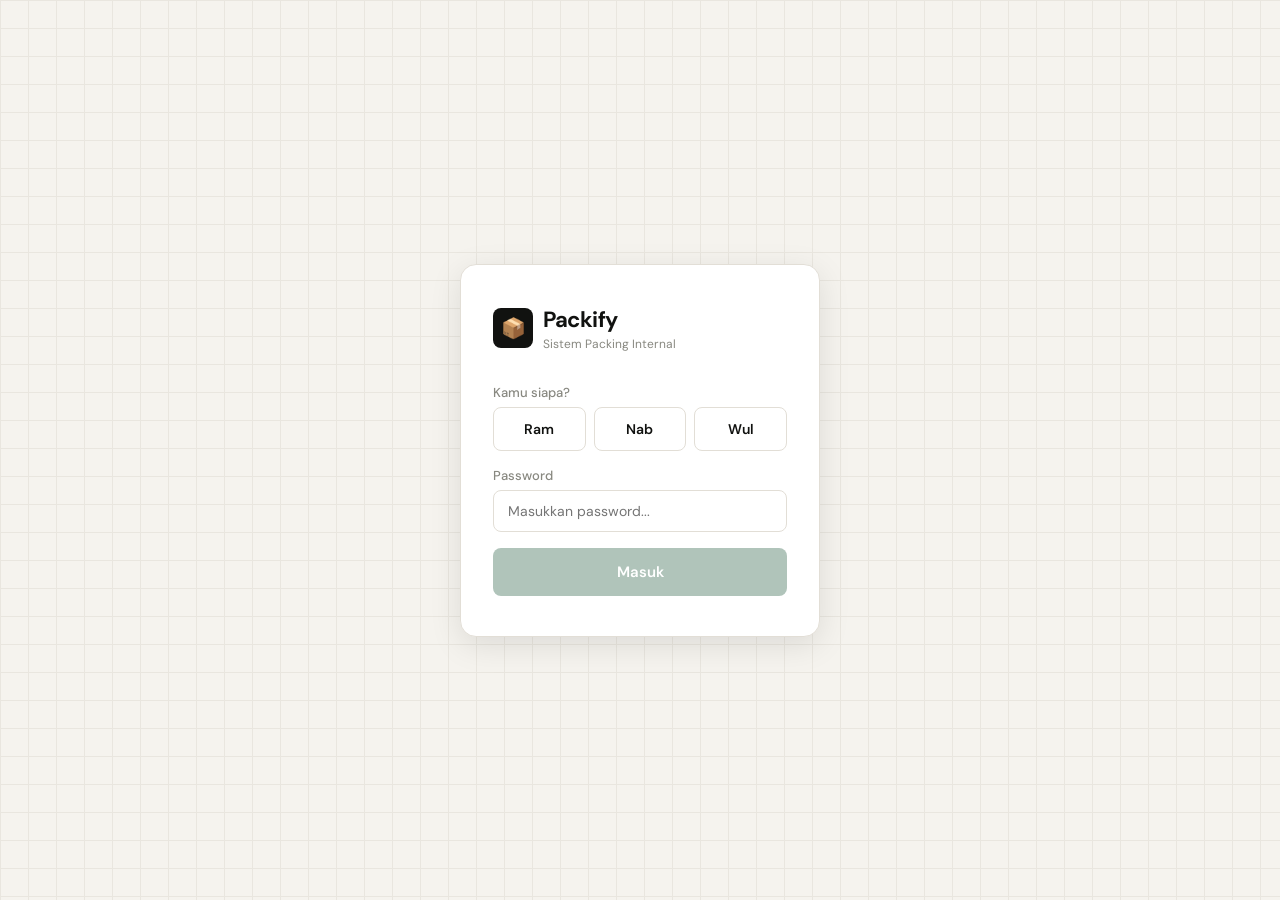
<file: checklist.html>
<!DOCTYPE html>
<html lang="id">
<head>
    <meta charset="UTF-8" />
    <meta name="viewport" content="width=device-width, initial-scale=1" />
    <title>Packify — Checklist</title>
    <script src="auth-guard.js"></script>
    <link rel="preconnect" href="https://fonts.googleapis.com">
    <link href="https://fonts.googleapis.com/css2?family=DM+Mono:wght@400;500&family=DM+Sans:ital,wght@0,400;0,500;0,600;0,700&display=swap" rel="stylesheet">
    <link rel="stylesheet" href="style.css">
    <link rel="stylesheet" href="https://cdn.jsdelivr.net/npm/bootstrap-icons@1.11.3/font/bootstrap-icons.min.css">
    

    <div id="phase-input" class="page-transition-wrap">
        <header class="app-header">
            <button class="btn-back" id="btn-back-step">←</button>
            <h6 id="step-title">Nama Penerima</h6>
            <div style="width:36px"></div>
        </header>

        <!-- Progress dots -->
        <div style="display:flex;justify-content:center;gap:6px;padding:12px 0 0;">
            <div class="step-dot active" id="dot-1"></div>
            <div class="step-dot" id="dot-2"></div>
            <div class="step-dot" id="dot-3"></div>
        </div>

        <!-- Step 1: Nama Penerima -->
        <div class="step-panel" id="step-1">
            <div class="page-content" style="padding-top:20px;">
                <p style="font-size:13px;color:var(--muted);margin-bottom:16px;">
                    Cari dan pilih nama penerima paket
                </p>
                <div class="form-group">
                    <div id="penerima-wrapper">
                        <input type="text" class="form-control" id="input-penerima-search"
                            placeholder="Cari penerima..." autocomplete="off"
                            style="font-size:16px;padding:14px;" />
                        <input type="hidden" id="input-penerima" value="" />
                    </div>
                </div>

                <!-- Operator -->
                <div class="form-group" style="margin-top:8px;">
                    <label class="form-label">PIC Packing</label>
                    <div style="display:grid;grid-template-columns:repeat(3,1fr);gap:8px;">
                        <button class="operator-btn" data-name="ram">ram</button>
                        <button class="operator-btn" data-name="nab">nab</button>
                        <button class="operator-btn" data-name="wul">wul</button>
                    </div>
                </div>

                <button class="btn btn-primary btn-full btn-lg" id="btn-step1-next" disabled
                    style="margin-top:8px;">
                    Lanjut →
                </button>
            </div>
        </div>

        <!-- Step 2: Platform -->
        <div class="step-panel d-none" id="step-2">
            <div class="page-content" style="padding-top:20px;">
                <p style="font-size:13px;color:var(--muted);margin-bottom:16px;">
                    Pilih platform pembelian
                </p>
                <div class="preset-grid" id="platform-grid">
                    <button class="preset-card" data-value="Aplikasi">
                        <i class="bi bi-phone-fill" style="font-size:32px;color:var(--accent);"></i>
                        <span class="preset-label">Aplikasi</span>
                    </button>
                    <button class="preset-card" data-value="TikTok">
                        <i class="bi bi-music-note-beamed" style="font-size:32px;color:var(--accent);"></i>
                        <span class="preset-label">TikTok</span>
                    </button>
                    <button class="preset-card" data-value="Shopee">
                        <i class="bi bi-shop" style="font-size:32px;color:var(--accent);"></i>
                        <span class="preset-label">Shopee</span>
                    </button>
                    <button class="preset-card" data-value="Retur">
                        <i class="bi bi-arrow-return-left" style="font-size:32px;color:var(--accent);"></i>
                        <span class="preset-label">Retur</span>
                    </button>
                </div>
            </div>
        </div>

        <!-- Step 3: Jenis Barang -->
        <div class="step-panel d-none" id="step-3">
            <div class="page-content" style="padding-top:20px;">
                <p style="font-size:13px;color:var(--muted);margin-bottom:16px;">
                    Pilih jenis barang
                </p>
                <div class="preset-grid" id="jenis-grid"></div>
            </div>
        </div>

        <!-- Hidden inputs untuk kompatibilitas dengan logic lama -->
        <input type="hidden" id="input-platform" />
        <input type="hidden" id="input-jenis" />
        <input type="hidden" id="input-operator" />
    </div>

    <!-- ══ FASE 2: CHECKLIST FOTO ══════════════════════════════ -->
    <div id="phase-checklist" class="d-none page-transition-wrap">
        <header class="app-header">
            <button class="btn-back" id="btn-back-checklist">←</button>
            <h6>Checklist Foto</h6>
            <div style="width:36px"></div>
        </header>

        <div class="page-content">

            <!-- Info sesi -->
            <div class="card" style="margin-bottom:16px;">
                <div class="card-body" style="display:flex;justify-content:space-between;align-items:center;flex-wrap:wrap;gap:8px;">
                    <div>
                        <div style="font-weight:700;font-size:15px;" id="ck-penerima">—</div>
                        <div style="font-size:12px;color:var(--muted);" id="ck-detail">—</div>
                    </div>
                    <span class="poin-chip" id="ck-poin"><i class="bi bi-star-fill" style="font-size:11px;"></i> 0 poin</span>
                </div>
                <!-- Progress -->
                <div style="padding:0 16px 14px;">
                    <div style="display:flex;justify-content:space-between;margin-bottom:4px;">
                        <span style="font-size:12px;color:var(--muted);">Progress foto</span>
                        <span style="font-size:12px;font-weight:600;" id="ck-progress-text">0 / 0</span>
                    </div>
                    <div class="progress-bar-wrap">
                        <div class="progress-bar-fill" id="ck-progress-bar" style="width:0%"></div>
                    </div>
                </div>
            </div>

            <!-- List checklist item -->
            <div id="checklist-items"></div>

            <button class="btn btn-primary btn-full btn-lg" id="btn-submit" disabled
                style="margin-top:8px;">
                Selesai & Simpan
            </button>
        </div>
    </div>

    <!-- Loading overlay -->
    <div class="loading-overlay" id="loading">
        <div class="spinner"></div>
        <div class="loading-text" id="loading-text">Mengupload foto...</div>
    </div>

    <!-- Toast -->
    <div class="toast-container" id="toast-container"></div>

    <!-- Bottom nav (fase 1 saja) -->
    <nav id="bottom-nav-root"></nav>

    <script src="app.js"></script>
    <script>


    // ── Fase 1: Step-by-step Input ────────────────────────────
    const inputPlatform  = document.getElementById('input-platform');
    const inputJenis     = document.getElementById('input-jenis');
    const inputOperator  = document.getElementById('input-operator');
    const hiddenPenerima = document.getElementById('input-penerima');

    // State
    let selectedOperator = getOperator() || '';

    // ── Step navigation ──────────────────────────────────────
    let currentStep = 1;

    const STEPS = {
        1: { el: 'step-1', title: 'Nama Penerima',  dot: 'dot-1' },
        2: { el: 'step-2', title: 'Platform',        dot: 'dot-2' },
        3: { el: 'step-3', title: 'Jenis Barang',    dot: 'dot-3' },
    };

    function goToStep(n) {
        // Sembunyikan semua step
        Object.values(STEPS).forEach(s => {
            document.getElementById(s.el).classList.add('d-none');
            document.getElementById(s.dot).classList.remove('active');
        });
        // Tampilkan step yang dituju
        document.getElementById(STEPS[n].el).classList.remove('d-none');
        document.getElementById(STEPS[n].dot).classList.add('active');
        document.getElementById('step-title').textContent = STEPS[n].title;
        currentStep = n;
    }

    // Tombol back di header — kembali ke step sebelumnya atau ke index
    document.getElementById('btn-back-step').addEventListener('click', () => {
        if (currentStep > 1) goToStep(currentStep - 1);
        else navigateTo('index.html');
    });

    // ── Step 1: Operator picker ──────────────────────────────
    const operatorBtns = document.querySelectorAll('.operator-btn');
    operatorBtns.forEach(btn => {
        if (btn.dataset.name === selectedOperator) btn.classList.add('selected');
        btn.addEventListener('click', () => {
            operatorBtns.forEach(b => b.classList.remove('selected'));
            btn.classList.add('selected');
            selectedOperator = btn.dataset.name;
            inputOperator.value = selectedOperator;
            validateStep1();
        });
    });
    if (selectedOperator) inputOperator.value = selectedOperator;

    function validateStep1() {
        const ok = hiddenPenerima.value && selectedOperator;
        document.getElementById('btn-step1-next').disabled = !ok;
    }

    hiddenPenerima.addEventListener('change', validateStep1);

    document.getElementById('btn-step1-next').addEventListener('click', () => {
        goToStep(2);
    });

    // ── Step 2: Platform cards ───────────────────────────────
    const JENIS_BY_PLATFORM = {
        Aplikasi: ['T1','T3','M3'],
        TikTok:   ['T1','T3','M3','Thermal','Kaos'],
        Shopee:   ['T1','T3','M3','Thermal','Kaos'],
        Retur:    ['ARRANET','USER','ARAHNETS','MPN'],
    };

    const JENIS_ICON = {
        T1:       'bi bi-box-seam-fill',
        T3:       'bi bi-box-seam-fill',
        M3:       'bi bi-box-seam-fill',
        ARRANET:  'bi bi-arrow-return-left',
        USER:     'bi bi-person-fill',
        ARAHNETS: 'bi bi-arrow-return-left',
        MPN:      'bi bi-tag-fill',
        Thermal:  'bi bi-receipt',
        Kaos:     'bi bi-person-standing',
    };

    document.querySelectorAll('#platform-grid .preset-card').forEach(card => {
        card.addEventListener('click', () => {
            const val = card.dataset.value;
            inputPlatform.value = val;

            // Render jenis grid sesuai platform
            const jenisGrid = document.getElementById('jenis-grid');
            const options   = JENIS_BY_PLATFORM[val] || [];
            jenisGrid.innerHTML = options.map(j => `
                <button class="preset-card" data-value="${j}">
                    <${JENIS_ICON[j] || 'bi bi-box-seam-fill'} style="font-size:32px;color:var(--accent);"></${JENIS_ICON[j] || 'bi bi-box-seam-fill'}>
                    <span class="preset-label">${j}</span>
                </button>
            `).join('');

            // Bind event ke jenis cards
            jenisGrid.querySelectorAll('.preset-card').forEach(jcard => {
                jcard.addEventListener('click', () => {
                    const jval = jcard.dataset.value;
                    inputJenis.value = jval;
                    // Langsung buat sesi dan mulai checklist
                    startSession();
                });
            });

            goToStep(3);
        });
    });

    // ── Start Session ────────────────────────────────────────
    function startSession() {
        const shipping = {
            penerima: hiddenPenerima.value,
            platform: inputPlatform.value,
            jenis:    inputJenis.value,
            petugas:  inputOperator.value || selectedOperator,
        };
        const session = createSession(shipping);
        saveCurrentSession(session);
        persistSession();
        renderChecklist(session);
    }

    // Init penerima search
    initPenerimaSearch();
    updateResiNavBadge();
    validateStep1();

    // ── Fase 2: Checklist ──────────────────────────────────────
    let currentSession = null;

    function renderChecklist(session) {
        currentSession = session;

        // Sembunyikan fase 1
        document.getElementById('phase-input').classList.add('d-none');
        document.getElementById('bottom-nav-root').classList.add('d-none');
        document.getElementById('phase-checklist').classList.remove('d-none');

        // Header info
        document.getElementById('ck-penerima').textContent = session.shipping.penerima;
        document.getElementById('ck-detail').textContent   =
            `${session.shipping.jenis} · ${session.shipping.platform} · ${session.shipping.petugas}`;
        document.getElementById('ck-poin').innerHTML = `<i class="bi bi-star-fill" style="font-size:11px;"></i> ${session.poin} poin`;

        // Generate checklist items
        const items = generateChecklist(session.shipping.jenis);
        updateSession(s => { s.checklist = items; });
        currentSession.checklist = items;

        renderChecklistItems();
        updateProgress();
    }

    function renderChecklistItems() {
        const container = document.getElementById('checklist-items');
        const items     = currentSession.checklist;

        container.innerHTML = items.map((item, idx) => {
            const hasPending  = !!pendingFiles[idx];
            const isDone      = !!item.photoId;
            const isFailed    = item.uploadFailed;
            const stateClass  = isDone || hasPending ? 'done' : isFailed ? 'failed' : '';
            const subText     = isDone      ? 'Foto terupload ✓'
                              : hasPending  ? 'Siap diupload'
                              : isFailed    ? 'Gagal upload — tap untuk retry'
                              : 'Belum difoto';

            return `
            <div class="checklist-item ${stateClass}" id="ci-${idx}">
                <div class="checklist-item-info">
                    <div class="label">${item.label}</div>
                    <div class="sub ${isFailed ? 'text-danger' : ''}">${subText}</div>
                </div>
                ${item.photoPreview
                    ? `<img class="checklist-thumb" src="${item.photoPreview}" alt="${item.label}" />`
                    : `<div class="checklist-thumb" style="background:var(--paper);display:flex;align-items:center;justify-content:center;"><i class="bi bi-camera" style="font-size:22px;color:var(--muted);"></i></div>`
                }
                <label class="btn-photo ${isDone ? 'done' : isFailed ? 'failed' : ''}" title="${isFailed ? 'Retry foto' : 'Ambil foto'}">
                    ${isDone ? '<i class="bi bi-check-lg" style="font-size:18px;color:var(--accent);"></i>' : isFailed ? '<i class="bi bi-arrow-clockwise" style="font-size:18px;"></i>' : '<i class="bi bi-camera" style="font-size:18px;"></i>'}
                    <input type="file" accept="image/*" capture="environment"
                        style="display:none" data-idx="${idx}" class="photo-input" />
                </label>
            </div>`;
        }).join('');

        // Bind file input events
        container.querySelectorAll('.photo-input').forEach(input => {
            input.addEventListener('change', onPhotoSelected);
        });
    }

    // Simpan file lokal sementara untuk upload massal nanti
    const pendingFiles = {}; // idx → File

    function onPhotoSelected(e) {
        const file = e.target.files?.[0];
        const idx  = parseInt(e.target.dataset.idx);
        if (!file || isNaN(idx)) return;

        const item = currentSession.checklist[idx];

        // Simpan file untuk upload massal nanti
        pendingFiles[idx] = file;

        // Preview lokal saja
        item.photoPreview = URL.createObjectURL(file);
        item.hasPending   = true;

        updateSession(s => { s.checklist = currentSession.checklist; });
        renderChecklistItems();
        updateProgress();

        // Animasi feedback — item yang baru difoto "bounce"
        const itemEl = document.getElementById(`ci-${idx}`);
        if (itemEl) {
            itemEl.classList.add('photo-taken');
            setTimeout(() => itemEl.classList.remove('photo-taken'), 500);
        }

        // Haptic feedback kalau tersedia
        if (navigator.vibrate) navigator.vibrate(40);
    }

    function updateProgress() {
        const items   = currentSession.checklist;
        const done    = items.filter(i => i.photoId || i.hasPending).length;
        const total   = items.length;
        const pct     = total ? Math.round(done / total * 100) : 0;

        document.getElementById('ck-progress-text').textContent = `${done} / ${total}`;
        document.getElementById('ck-progress-bar').style.width  = `${pct}%`;

        // Tombol aktif kalau ada minimal 1 foto (pending atau uploaded)
        const hasAny = done > 0;
        document.getElementById('btn-submit').disabled = !hasAny;

        // Label tombol sesuai kondisi
        const btnSubmit = document.getElementById('btn-submit');
        if (done < total) {
            btnSubmit.textContent = `Selesai & Simpan (${done}/${total} foto)`;
        } else {
            btnSubmit.textContent = `Selesai & Simpan ✓`;
        }
    }

    document.getElementById('btn-back-checklist').addEventListener('click', () => {
        if (confirm('Batalkan sesi ini?')) {
            clearCurrentSession();
            window.location.reload();
        }
    });

    document.getElementById('btn-submit').addEventListener('click', async () => {
        const items       = currentSession.checklist;
        const pending     = Object.keys(pendingFiles);
        const totalUpload = pending.length;

        // Upload massal semua foto yang belum terupload
        if (totalUpload > 0) {
            setLoading(true, `Mengupload foto 1 / ${totalUpload}...`);
            let uploaded = 0;
            let failed   = 0;

            for (const idxStr of pending) {
                const idx  = parseInt(idxStr);
                const item = items[idx];
                const file = pendingFiles[idx];

                try {
                    document.getElementById('loading-text').textContent =
                        `Mengupload foto ${++uploaded} / ${totalUpload} — ${item.label}`;

                    const { photoUrl } = await uploadPhoto({
                        sessionId: currentSession.sessionId,
                        type:      'checklist',
                        item:      item.label,
                        penerima:  currentSession.shipping.penerima,
                        file,
                    });

                    item.photoId      = photoUrl;
                    item.photoPreview = photoUrl;
                    item.hasPending   = false;
                    delete pendingFiles[idx];

                } catch (err) {
                    failed++;
                    item.hasPending   = false;
                    item.uploadFailed = true;
                    // Jangan hapus pendingFiles[idx] — bisa di-retry
                    console.error(`Gagal upload ${item.label}:`, err);
                }
            }

            updateSession(s => { s.checklist = currentSession.checklist; });
            renderChecklistItems();

            updateSession(s => { s.checklist = currentSession.checklist; });
            renderChecklistItems();

            if (failed > 0) {
                showToast(`⚠️ ${failed} foto gagal — tap 🔄 untuk retry`, 'error');
                // Jangan lanjut simpan kalau masih ada yang gagal — beri kesempatan retry
                setLoading(false);
                return;
            }
        }

        // Simpan sesi
        setLoading(true, 'Menyimpan sesi...');
        try {
            updateSession(s => {
                s.status     = STATUS.PENDING_RESI;
                s.finishedAt = now();
            });
            persistSession();

            // Update streak
            updateStreakLocal(getOperator());

            // Sync ke server di background
            syncSession(loadCurrentSession());

            // Kurangi stok asset di background (non-blocking)
            const jenisPacking = currentSession?.shipping?.jenis || '';
            deductStockAfterPacking(jenisPacking);

            clearCurrentSession();
            showToast(`✅ Sesi tersimpan! +${currentSession.poin} poin`, 'success');

            setTimeout(() => navigateTo('resi.html'), 1200);
        } catch (err) {
            showToast('Gagal menyimpan: ' + err.message, 'error');
        } finally {
            setLoading(false);
        }
    });

    // Restore sesi yang sedang berjalan (kalau ada)
    const existingSession = loadCurrentSession();
    if (existingSession && existingSession.checklist?.length > 0) {
        renderChecklist(existingSession);
    }

    // ── Beforeunload: cegah tutup tab di tengah checklist ────
    // Aktif hanya saat fase checklist sedang berjalan
    function isChecklistActive() {
        return currentSession !== null &&
               !document.getElementById('phase-checklist').classList.contains('d-none');
    }

    window.addEventListener('beforeunload', e => {
        if (sessionSaved) return;
        if (!isChecklistActive()) return;
        const hasProgress = currentSession?.checklist?.some(i => i.photoId || i.hasPending);
        if (!hasProgress) return;
        e.preventDefault();
        e.returnValue = '';
    });

    // Matikan warning setelah sesi berhasil disimpan
    // (navigateTo pakai timeout, jadi set flag dulu)
    let sessionSaved = false;
    const origBeforeunload = window.onbeforeunload;
    document.getElementById('btn-submit').addEventListener('click', () => {
        // Flag ini dicek di beforeunload — kalau sudah saved, skip warning
        setTimeout(() => { sessionSaved = true; }, 100);
    }, true); // capture phase — jalan sebelum handler submit utama
    </script>

</body>
</html>
</file>
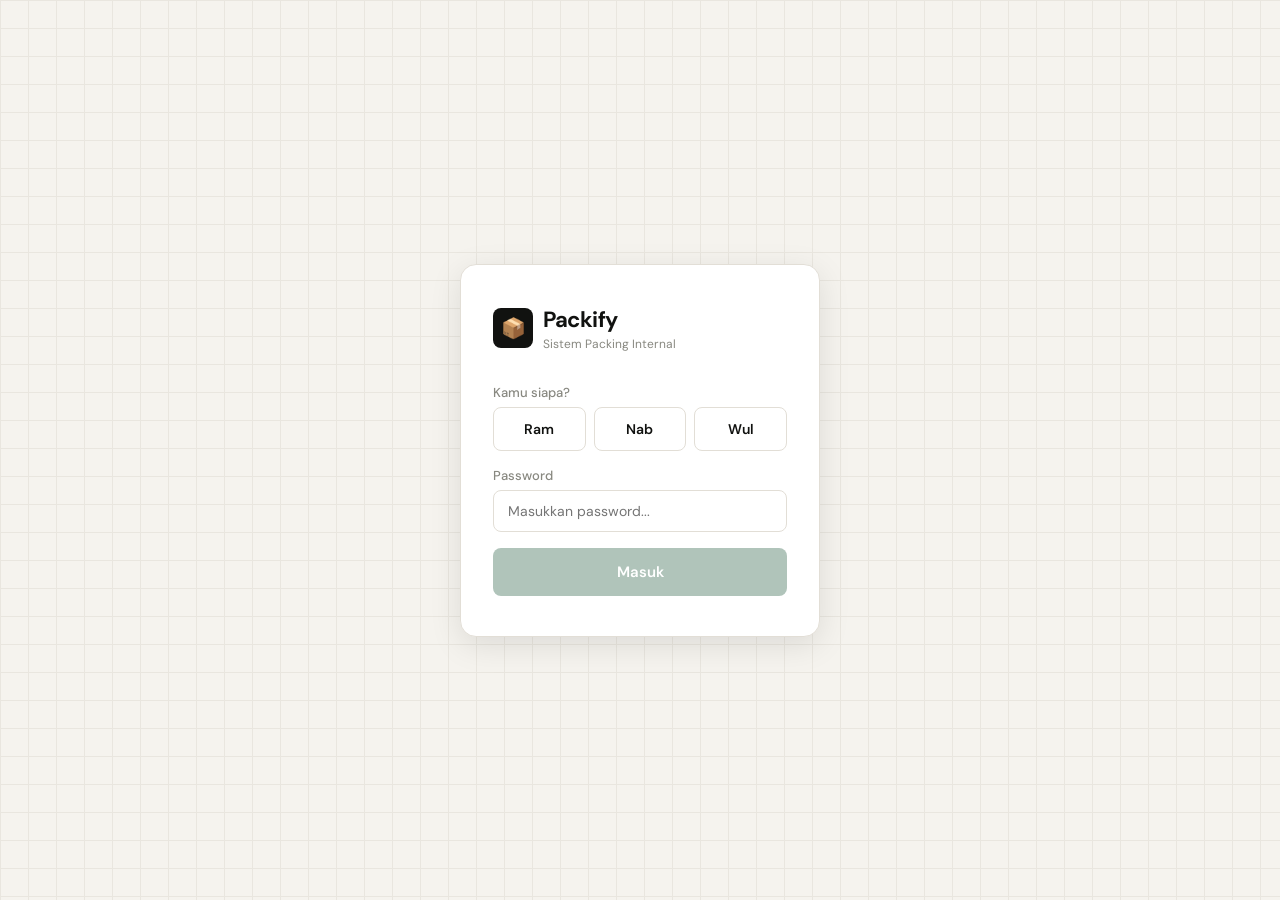
<file: history.html>
<!DOCTYPE html>
<html lang="id">
<head>
    <meta charset="UTF-8" />
    <meta name="viewport" content="width=device-width, initial-scale=1" />
    <title>Packify — History</title>
    <script src="auth-guard.js"></script>
    <link rel="preconnect" href="https://fonts.googleapis.com">
    <link href="https://fonts.googleapis.com/css2?family=DM+Mono:wght@400;500&family=DM+Sans:ital,wght@0,400;0,500;0,600;0,700&display=swap" rel="stylesheet">
    <link rel="stylesheet" href="style.css">
    <link rel="stylesheet" href="https://cdn.jsdelivr.net/npm/bootstrap-icons@1.11.3/font/bootstrap-icons.min.css">
    
    <header class="app-header">
        <button class="btn-back" onclick="navigateTo('index.html')">←</button>
        <h6>History</h6>
        <button id="btn-wa" title="Kirim laporan WhatsApp"
            style="width:36px;height:36px;background:none;border:none;cursor:pointer;
                   display:flex;align-items:center;justify-content:center;flex-shrink:0;">
            <i class="bi bi-send-fill" style="font-size:18px;color:var(--accent);"></i>
        </button>
    </header>

    <div class="page-content page-transition-wrap" style="padding-top:8px;">

        <!-- Sync status banner -->
        <div id="sync-banner" class="d-none"
            style="background:var(--red-lt);border:1px solid #f5c6cb;border-radius:var(--radius);
                   padding:12px 14px;margin-bottom:12px;display:flex;align-items:center;gap:10px;">
            <i class="bi bi-exclamation-triangle-fill" style="font-size:22px;color:var(--red);flex-shrink:0;"></i>
            <div style="flex:1;">
                <div style="font-weight:600;font-size:13px;color:var(--red);" id="sync-banner-text">
                    Beberapa sesi gagal sync
                </div>
                <div style="font-size:12px;color:var(--muted);margin-top:2px;">
                    Data tersimpan lokal, belum masuk ke sheet
                </div>
            </div>
            <button class="btn btn-sm" id="btn-retry-sync"
                style="background:var(--red);color:#fff;flex-shrink:0;white-space:nowrap;">
                Retry
            </button>
        </div>

        <!-- Search & Filter -->
        <div style="display:flex;gap:8px;margin-bottom:12px;">
            <input type="text" class="form-control" id="input-search"
                placeholder="Cari penerima atau resi..." style="flex:1;" />
            <select class="form-select" id="filter-status" style="width:auto;flex-shrink:0;">
                <option value="">Semua</option>
                <option value="PENDING_RESI">Belum Resi</option>
                <option value="DONE">Selesai</option>
            </select>
        </div>

        <!-- List -->
        <div id="history-list"></div>

    </div>

    <!-- ══ MODAL: Detail Sesi ════════════════════════════════ -->
    <div class="modal-overlay" id="modal-overlay">
        <div class="modal-box">
            <div class="modal-body">
                <div style="display:flex;align-items:center;justify-content:space-between;margin-bottom:16px;">
                    <div style="font-size:18px;font-weight:700;" id="modal-penerima">—</div>
                    <span class="badge" id="modal-status-badge">—</span>
                </div>

                <!-- Info grid -->
                <div style="display:grid;grid-template-columns:1fr 1fr;gap:8px;margin-bottom:16px;">
                    <div style="background:var(--paper);border-radius:var(--radius-sm);padding:10px;">
                        <div style="font-size:11px;color:var(--muted);">Jenis</div>
                        <div style="font-weight:600;font-size:13px;" id="modal-jenis">—</div>
                    </div>
                    <div style="background:var(--paper);border-radius:var(--radius-sm);padding:10px;">
                        <div style="font-size:11px;color:var(--muted);">Platform</div>
                        <div style="font-weight:600;font-size:13px;" id="modal-platform">—</div>
                    </div>
                    <div style="background:var(--paper);border-radius:var(--radius-sm);padding:10px;">
                        <div style="font-size:11px;color:var(--muted);">Operator</div>
                        <div style="font-weight:600;font-size:13px;" id="modal-operator">—</div>
                    </div>
                    <div style="background:var(--paper);border-radius:var(--radius-sm);padding:10px;">
                        <div style="font-size:11px;color:var(--muted);">Poin</div>
                        <div style="font-weight:600;font-size:13px;" id="modal-poin">—</div>
                    </div>
                </div>

                <!-- Nomor Resi -->
                <div style="margin-bottom:12px;" id="modal-resi-wrap">
                    <div style="font-size:11px;color:var(--muted);margin-bottom:4px;">Nomor Resi</div>
                    <div class="font-mono" style="font-size:14px;font-weight:500;
                        background:var(--paper);padding:10px 12px;border-radius:var(--radius-sm);"
                        id="modal-resi-number">—</div>
                </div>

                <!-- Foto Resi -->
                <div id="modal-foto-resi-wrap" style="margin-bottom:12px;display:none;">
                    <div style="font-size:11px;color:var(--muted);margin-bottom:6px;">Foto Resi</div>
                    <img id="modal-foto-resi" src="" alt="Foto Resi"
                        style="width:100%;max-height:200px;object-fit:contain;
                               border-radius:var(--radius);border:1px solid var(--border);"
                        onerror="this.style.display='none'" />
                </div>

                <!-- Foto Checklist -->
                <div id="modal-checklist-wrap" style="display:none;">
                    <div style="font-size:11px;color:var(--muted);margin-bottom:8px;">Foto Checklist</div>
                    <div id="modal-checklist-photos"
                        style="display:grid;grid-template-columns:repeat(3,1fr);gap:6px;"></div>
                </div>

                <div style="font-size:11px;color:var(--muted);margin-top:12px;" id="modal-time">—</div>
            </div>
            <div class="modal-footer">
                <button class="btn btn-secondary" id="btn-modal-close">Tutup</button>
                <button class="btn btn-danger" id="btn-modal-delete">Hapus</button>
            </div>
        </div>
    </div>

    <!-- Toast -->
    <div class="toast-container" id="toast-container"></div>

    <!-- Panel: Generate Laporan WA -->
    <div class="panel-overlay" id="wa-overlay"></div>
    <div class="bottom-panel" id="wa-panel">
        <div class="panel-handle"></div>
        <div class="panel-header">
            <div class="panel-title">Generate Laporan WA</div>
            <button class="btn-close-panel" id="btn-close-wa">✕</button>
        </div>
        <div class="panel-body">
            <!-- Anggota hadir -->
            <div class="form-group" style="margin-bottom:12px;">
                <label class="form-label">Anggota hadir <span style="color:var(--muted);font-weight:400;">(pisah koma)</span></label>
                <input type="text" class="form-control" id="wa-anggota"
                    placeholder="Wulan, Rama" />
            </div>
            <!-- Stay laptop -->
            <div class="form-group" style="margin-bottom:12px;">
                <label class="form-label">Stay Laptop</label>
                <select class="form-control" id="wa-stay">
                    <option value="">— Pilih operator —</option>
                </select>
            </div>
            <!-- Pendaftaran -->
            <div class="form-group" style="margin-bottom:20px;">
                <label class="form-label">Pendaftaran <span style="color:var(--muted);font-weight:400;">(satu per baris, kosongkan jika tidak ada)</span></label>
                <textarea class="form-control" id="wa-pendaftaran" rows="3"
                    placeholder="Nama toko&#10;Nama merchant" style="resize:none;"></textarea>
            </div>

            <!-- Preview ringkasan -->
            <div id="wa-preview" style="background:var(--paper);border-radius:var(--radius);
                padding:14px;margin-bottom:20px;font-size:12px;line-height:1.7;
                font-family:'DM Mono',monospace;color:var(--ink);white-space:pre-wrap;
                max-height:220px;overflow-y:auto;border:1.5px solid var(--border);">
                Isi anggota hadir untuk preview...
            </div>

            <button class="btn btn-primary btn-full btn-lg" id="btn-kirim-wa"
                style="gap:8px;">
                <i class="bi bi-whatsapp"></i> Buka WhatsApp
            </button>
        </div>
    </div>

    <!-- Bottom Nav -->
    <nav id="bottom-nav-root"></nav>

    <script src="app.js"></script>
    <script>

    // ── State ─────────────────────────────────────────────────
    let allSessions  = [];
    let activeSession = null;

    // ── Toggle Group ──────────────────────────────────────────
    function toggleGroup(date) {
        const group  = document.querySelector(`.date-group[data-date="${date}"]`);
        const header = group.querySelector('.date-group-header');
        const body   = group.querySelector('.date-group-body');
        const chev   = group.querySelector('.date-group-chevron');
        const isOpen = header.classList.contains('open');

        if (isOpen) {
            body.style.display  = 'none';
            chev.textContent    = '▼';
            header.classList.remove('open');
        } else {
            body.style.display  = 'block';
            chev.textContent    = '▲';
            header.classList.add('open');
        }
    }

    // ── Render List ───────────────────────────────────────────
    function renderList() {
        const container   = document.getElementById('history-list');
        const searchQ     = document.getElementById('input-search').value.toLowerCase().trim();
        const filterStatus = document.getElementById('filter-status').value;

        let sessions = [...allSessions]
            .filter(s => getStatus(s) !== 'DRAFT') // DRAFT tidak ditampilkan
            .sort((a, b) => parseDate(getWaktuDibuat(b)) - parseDate(getWaktuDibuat(a)));

        // Filter
        if (searchQ) {
            sessions = sessions.filter(s =>
                String(getPenerima(s) || '').toLowerCase().includes(searchQ) ||
                String(getNomorResi(s) || '').toLowerCase().includes(searchQ)
            );
        }
        if (filterStatus) {
            sessions = sessions.filter(s => getStatus(s) === filterStatus);
        }

        if (!sessions.length) {
            container.innerHTML = `
                <div class="empty-state">
                    <i class="bi bi-tray" style="font-size:40px;margin-bottom:4px;color:var(--muted);"></i>
                    <div class="empty-text">Tidak ada sesi</div>
                    <div class="empty-sub">Coba ubah filter atau mulai sesi baru</div>
                </div>`;
            return;
        }

        // Group by tanggal
        const groups = {};
        sessions.forEach(s => {
            const raw = getWaktuDibuat(s) || ''; const key = (raw.split('T')[0] || raw.split(' ')[0] || 'unknown').split(' ')[0];
            if (!groups[key]) groups[key] = [];
            groups[key].push(s);
        });

        const today = getTodayKey();

        container.innerHTML = Object.entries(groups).map(([date, items]) => {
            const label      = date === today ? 'Hari Ini'
                : date === getPrevDayKey(today) ? 'Kemarin'
                : formatDate(date + 'T00:00:00');
            // Hari ini otomatis terbuka, sisanya collapsed
            const isOpen     = date === today;
            const totalPoin  = items.reduce((sum, s) => sum + (getPoin(s) || 0), 0);
            const doneCount  = items.filter(s => ['DONE','SYNCED'].includes(getStatus(s))).length;

            return `
                <div class="date-group" data-date="${date}">
                    <div class="date-group-header ${isOpen ? 'open' : ''}" onclick="toggleGroup('${date}')">
                        <div style="flex:1;">
                            <span class="date-group-label" style="padding:0;margin:0;">${label}</span>
                            <span style="font-size:11px;color:var(--muted);margin-left:8px;">
                                ${items.length} sesi · ${doneCount} selesai · ${totalPoin} poin
                            </span>
                        </div>
                        <span class="date-group-chevron">${isOpen ? '▲' : '▼'}</span>
                    </div>
                    <div class="date-group-body" style="display:${isOpen ? 'block' : 'none'};">
                        ${items.map(s => {
                            const badge = getStatusBadge(getStatus(s));
                            const id    = getSessionID(s);
                            return `
                                <div class="history-item" data-id="${id}" style="cursor:pointer;margin-bottom:6px;">
                                    <div style="flex-shrink:0;display:flex;align-items:center;justify-content:center;width:32px;">
                                        ${['DONE','SYNCED'].includes(getStatus(s))
                                            ? '<i class="bi bi-check-circle-fill" style="font-size:24px;color:var(--accent);"></i>'
                                            : '<i class="bi bi-box-seam" style="font-size:24px;color:var(--muted);"></i>'}
                                    </div>
                                    <div class="history-item-info">
                                        <div class="history-item-name">${getPenerima(s)}</div>
                                        <div class="history-item-sub">
                                            ${getJenis(s)} · ${getPlatform(s)} · ${getPetugas(s)}
                                            · ${formatTime(getWaktuDibuat(s))}
                                        </div>
                                    </div>
                                    <div style="display:flex;flex-direction:column;align-items:flex-end;gap:4px;">
                                        <span class="badge ${badge.cls}">${badge.label}</span>
                                        <span class="poin-chip"><i class="bi bi-star-fill" style="font-size:11px;"></i> ${getPoin(s)}</span>
                                        ${s.syncStatus === 'FAILED'
                                            ? `<span class="badge badge-red" style="font-size:10px;"><i class="bi bi-exclamation-triangle-fill" style="font-size:10px;"></i> Gagal sync</span>`
                                            : ''}
                                    </div>
                                </div>`;
                        }).join('')}
                    </div>
                </div>
            `;
        }).join('');

        // Bind klik
        container.querySelectorAll('.history-item').forEach(el => {
            el.addEventListener('click', () => {
                const id = el.dataset.id;
                const s  = allSessions.find(x => getSessionID(x) === id);
                if (s) openModal(s);
            });
        });
    }

    // ── Modal ─────────────────────────────────────────────────
    function openModal(session) {
        activeSession = session;
        const modalOverlay = document.getElementById('modal-overlay');

        const badge = getStatusBadge(getStatus(session));
        document.getElementById('modal-penerima').textContent     = getPenerima(session);
        document.getElementById('modal-status-badge').textContent = badge.label;
        document.getElementById('modal-status-badge').className   = `badge ${badge.cls}`;
        document.getElementById('modal-jenis').textContent        = getJenis(session);
        document.getElementById('modal-platform').textContent     = getPlatform(session);
        document.getElementById('modal-operator').textContent     = getPetugas(session);
        document.getElementById('modal-poin').textContent = `${getPoin(session)} poin`;
        document.getElementById('modal-resi-number').textContent  = getNomorResi(session);

        const waktuDibuat  = getWaktuDibuat(session);
        const waktuSelesai = getWaktuSelesai(session);
        document.getElementById('modal-time').textContent =
            `Dibuat: ${formatDate(waktuDibuat)} ${formatTime(waktuDibuat)}` +
            (waktuSelesai ? ` · Selesai: ${formatTime(waktuSelesai)}` : '');

        // Foto resi
        const fotoUrl = getFotoResi(session);
        const fotoWrap = document.getElementById('modal-foto-resi-wrap');
        if (fotoUrl) {
            document.getElementById('modal-foto-resi').src = toDriveDirectUrl(fotoUrl);
            fotoWrap.style.display = 'block';
        } else {
            fotoWrap.style.display = 'none';
        }

        // Foto checklist
        const checklist = getChecklist(session);
        const ckWrap    = document.getElementById('modal-checklist-wrap');
        const ckPhotos  = document.getElementById('modal-checklist-photos');
        const ckWithPhotos = checklist.filter(i => i.photoId || i.photoPreview);
        if (ckWithPhotos.length) {
            ckPhotos.innerHTML = ckWithPhotos.map(i => {
                const url = toDriveDirectUrl(i.photoId || i.photoPreview);
                return `
                    <div style="position:relative;">
                        <img src="${url}" alt="${i.label}"
                            style="width:100%;aspect-ratio:1;object-fit:cover;
                                   border-radius:var(--radius-sm);border:1px solid var(--border);"
                            onerror="this.parentElement.style.display='none'" />
                        <div style="position:absolute;bottom:0;left:0;right:0;
                            background:rgba(0,0,0,0.55);color:#fff;font-size:9px;
                            padding:3px 5px;border-radius:0 0 var(--radius-sm) var(--radius-sm);
                            text-align:center;font-weight:600;">${i.label}</div>
                    </div>`;
            }).join('');
            ckWrap.style.display = 'block';
        } else {
            ckWrap.style.display = 'none';
        }

        modalOverlay.classList.add('show');
    }

    function closeModal() {
        document.getElementById('modal-overlay').classList.remove('show');
        activeSession = null;
    }

    document.getElementById('btn-modal-close').addEventListener('click', closeModal);
    document.getElementById('modal-overlay').addEventListener('click', e => {
        if (e.target === document.getElementById('modal-overlay')) closeModal();
    });

    // ── Delete ────────────────────────────────────────────────
    document.getElementById('btn-modal-delete').addEventListener('click', () => {
        if (!activeSession) return;
        const id = getSessionID(activeSession);
        if (!confirm(`Hapus sesi ${getPenerima(activeSession)}?`)) return;

        allSessions = allSessions.filter(s => getSessionID(s) !== id);
        saveAllSessions(allSessions);
        closeModal();
        renderList();
        updateResiNavBadge();
        showToast('Sesi dihapus', '');
    });

    // ── WhatsApp Report ───────────────────────────────────────
    const WA_GRUP = '6281234567890'; // ← ganti dengan nomor WA grup tim

    function getTodaySessions() {
        const today      = getTodayKey();
        const todayStart = new Date(today + 'T00:00:00');
        return {
            edc:      allSessions.filter(s => {
                          const fin = getWaktuSelesai(s);
                          const jenis = getJenis(s) || '';
                          return ['DONE','SYNCED'].includes(getStatus(s)) && fin
                              && (parseDate(fin) || 0) >= todayStart
                              && ['T1','T3','M3','Saku','Retur'].includes(jenis);
                      }),
            ecommerce: allSessions.filter(s => {
                          const fin = getWaktuSelesai(s);
                          const jenis = getJenis(s) || '';
                          return ['DONE','SYNCED'].includes(getStatus(s)) && fin
                              && (parseDate(fin) || 0) >= todayStart
                              && ['Thermal','Kaos'].includes(jenis);
                      }),
        };
    }

    function generateLaporan(anggota, stay, pendaftaran) {
        const today   = getTodayKey();
        const { edc, ecommerce } = getTodaySessions();

        // Format tanggal Indonesia
        const tgl = new Date(today + 'T00:00:00')
            .toLocaleDateString('id-ID', { weekday:'long', day:'numeric', month:'long', year:'numeric' });

        const lines = [];

        // Header
        lines.push(`🧑🏻‍🔧👩🏻‍🔧 *[REPORTING TIM SUPPORT EDC]*`);
        lines.push(`Tanggal : ${tgl}`);
        lines.push(`Anggota : ${anggota || '-'}`);
        lines.push(`Stay Laptop : ${stay || '-'}`);
        // Pendaftaran — split per baris
        const daftarList = pendaftaran
            ? pendaftaran.split('\n').map(s => s.trim()).filter(Boolean)
            : [];
        lines.push(`Pendaftaran : ${daftarList.length || '-'}`);
        if (daftarList.length) daftarList.forEach(n => lines.push(n));
        lines.push(``);

        // Packing EDC
        lines.push(`Packing EDC : ${edc.length}`);
        if (edc.length) {
            edc.forEach(s => lines.push(getPenerima(s)));
        } else {
            lines.push(`-`);
        }
        lines.push(``);

        // Packing Ecommerce
        lines.push(`Packing Selain EDC :`);
        lines.push(`Pesanan Ecommerce : ${ecommerce.length}`);
        if (ecommerce.length) {
            ecommerce.forEach(s => {
                const jenis    = getJenis(s) || '-';
                const platform = getPlatform(s) || '-';
                lines.push(`${jenis.toUpperCase()} - ${platform.toUpperCase()}`);
            });
        } else {
            lines.push(`-`);
        }
        lines.push(``);

        // Stok asset — ambil dari cache lokal
        const stok = loadStokCache();
        if (stok && stok.length) {
            lines.push(`📁 *UPDATE STOCK ASSET*`);
            stok.forEach(item => {
                const val     = formatStokWA(item);
                const warning = item.stok <= item.threshold ? ' ⚠️' : '';
                lines.push(`- ${item.nama}: ${val}${warning}`);
            });
            if (stok.some(i => i.stok <= i.threshold)) {
                lines.push(``);
                lines.push(`*note: tanda "⚠️" berarti stok menipis`);
            }
        }

        return lines.join('\n');
    }

    function formatStokWA(item) {
        if (item.id === 'thermal') {
            const pcs  = item.stok;
            const pack = Math.floor(pcs / 10);
            const sisa = pcs % 10;
            if (pack >= 10) {
                const box = Math.floor(pack / 10);
                const sp  = pack % 10;
                return box + ' box' + (sp ? ' ' + sp + ' pack' : '') + (sisa ? ' ' + sisa + ' pcs' : '');
            }
            return pack > 0 ? pack + ' pack' + (sisa ? ' ' + sisa + ' pcs' : '') : pcs + ' pcs';
        }
        return item.stok + ' ' + item.satuan;
    }

    // Cache stok di localStorage supaya history.html bisa akses tanpa fetch ulang
    const STOK_CACHE_KEY = 'packify_stok_cache';
    function loadStokCache() {
        try { return JSON.parse(localStorage.getItem(STOK_CACHE_KEY)) || null; }
        catch { return null; }
    }
    function saveStokCache(data) {
        localStorage.setItem(STOK_CACHE_KEY, JSON.stringify(data));
    }

    async function fetchStokForReport() {
        try {
            const res  = await fetch(`${LINK_GAS}?action=get_stock&key=${API_KEY}`, { redirect: 'follow' });
            const data = await res.json();
            if (data.status === 'success') saveStokCache(data.data);
        } catch(e) { /* pakai cache lama kalau gagal */ }
    }

    // ── Panel WA ─────────────────────────────────────────────
    function openWaPanel() {
        // Default anggota — nama lengkap semua operator
        const anggotaEl = document.getElementById('wa-anggota');
        if (!anggotaEl.value) {
            anggotaEl.value = OPERATORS.map(op => OPERATOR_NAMES[op] || op).join(', ');
        }

        // Populate dropdown stay laptop pakai nama lengkap
        const stayEl = document.getElementById('wa-stay');
        stayEl.innerHTML = '<option value="">— Pilih operator —</option>' +
            OPERATORS.map(op =>
                `<option value="${OPERATOR_NAMES[op] || op}">${OPERATOR_NAMES[op] || op}</option>`
            ).join('');

        document.getElementById('wa-panel').classList.add('show');
        document.getElementById('wa-overlay').classList.add('show');
        updateWaPreview();
    }
    function closeWaPanel() {
        document.getElementById('wa-panel').classList.remove('show');
        document.getElementById('wa-overlay').classList.remove('show');
    }

    function updateWaPreview() {
        const anggota     = document.getElementById('wa-anggota').value.trim();
        const stay        = document.getElementById('wa-stay').value.trim();
        const pendaftaran = document.getElementById('wa-pendaftaran').value.trim();
        document.getElementById('wa-preview').textContent = generateLaporan(anggota, stay, pendaftaran);
    }

    document.getElementById('btn-wa').addEventListener('click', openWaPanel);
    document.getElementById('btn-close-wa').addEventListener('click', closeWaPanel);
    document.getElementById('wa-overlay').addEventListener('click', closeWaPanel);
    document.getElementById('wa-anggota').addEventListener('input', updateWaPreview);
    document.getElementById('wa-stay').addEventListener('change', updateWaPreview);
    document.getElementById('wa-pendaftaran').addEventListener('input', updateWaPreview);

    document.getElementById('btn-kirim-wa').addEventListener('click', () => {
        const anggota     = document.getElementById('wa-anggota').value.trim();
        const stay        = document.getElementById('wa-stay').value.trim();
        const pendaftaran = document.getElementById('wa-pendaftaran').value.trim();
        const msg         = generateLaporan(anggota, stay, pendaftaran);
        const url         = `https://wa.me/${WA_GRUP}?text=${encodeURIComponent(msg)}`;
        window.open(url, '_blank');
        closeWaPanel();
    });

    // ── Filter & Search ───────────────────────────────────────
    document.getElementById('input-search').addEventListener('input', renderList);
    document.getElementById('filter-status').addEventListener('change', renderList);

    // ── Fetch dari server ─────────────────────────────────────
    async function fetchFromServer() {
        try {
            const res    = await fetch(`${LINK_GAS}?action=get_all&key=${API_KEY}`, { redirect: 'follow' });
            const text   = await res.text();
            const result = JSON.parse(text);
            if (result.status !== 'success' || !Array.isArray(result.data)) return;

            const serverData = result.data.map(ss => normaliseSession(ss));
            const serverIds  = new Set(serverData.map(s => getSessionID(s)));

            // Pertahankan sesi PENDING dari lokal yang belum ada di server
            const local   = loadAllSessions();
            const pending = local.filter(s =>
                !serverIds.has(getSessionID(s)) &&
                ['PENDING', 'PENDING_RESI'].includes(getStatus(s))
            );

            const merged = [...serverData, ...pending];
            saveAllSessions(merged);
            allSessions = merged;
            renderList();
            updateResiNavBadge();
        } catch (err) {
            console.warn('Gagal fetch server history:', err);
        }
    }

    // ── Sync banner ───────────────────────────────────────────
    function updateSyncBanner() {
        const failed = getSyncFailedCount();
        const banner = document.getElementById('sync-banner');
        if (failed > 0) {
            document.getElementById('sync-banner-text').textContent =
                `${failed} sesi gagal sync ke sheet`;
            banner.style.display = 'flex';
            banner.classList.remove('d-none');
        } else {
            banner.style.display = 'none';
        }
    }

    document.getElementById('btn-retry-sync').addEventListener('click', async () => {
        const btn = document.getElementById('btn-retry-sync');
        btn.disabled    = true;
        btn.textContent = 'Mencoba...';

        const { success, failed } = await retrySyncQueue(id => {
            btn.textContent = `Sync...`;
        });

        btn.disabled    = false;
        btn.textContent = 'Retry';

        if (success > 0) showToast(`✅ ${success} sesi berhasil di-sync`, 'success');
        if (failed  > 0) showToast(`⚠️ ${failed} sesi masih gagal`, 'error');

        allSessions = loadAllSessions();
        renderList();
        updateSyncBanner();
    });

    // ── Init ──────────────────────────────────────────────────
    allSessions = loadAllSessions();
    updateResiNavBadge();
    updateSyncBanner();
    renderList();
    fetchFromServer();
    fetchStokForReport(); // cache stok untuk laporan WA
    </script>

</body>
</html>
</file>
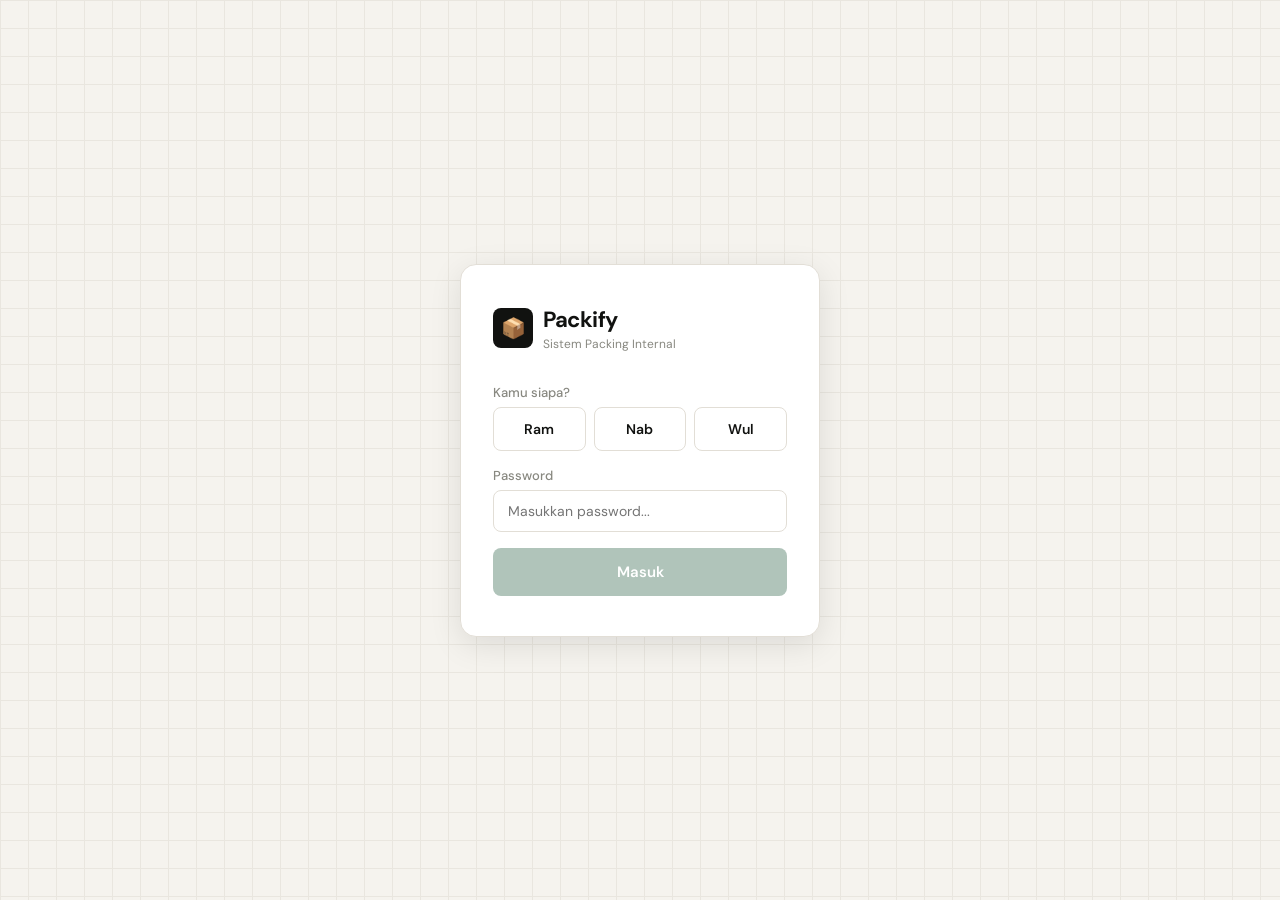
<file: login.html>
<!DOCTYPE html>
<html lang="id">
<head>
    <meta charset="UTF-8" />
    <meta name="viewport" content="width=device-width, initial-scale=1" />
    <title>Packify — Login</title>
    <link rel="preconnect" href="https://fonts.googleapis.com">
    <link href="https://fonts.googleapis.com/css2?family=DM+Mono:wght@400;500&family=DM+Sans:ital,wght@0,400;0,500;0,600;0,700&display=swap" rel="stylesheet">
    <link rel="stylesheet" href="style.css">
</head>
<body class="login-page">

    <div class="login-card">

        <div class="login-logo">
            <div class="login-logo-icon">📦</div>
            <div>
                <div class="login-logo-text">Packify</div>
                <div class="login-logo-sub">Sistem Packing Internal</div>
            </div>
        </div>

        <div id="error-msg" class="error-msg">Password salah. Coba lagi.</div>

        <!-- Pilih Operator -->
        <div class="form-group">
            <label class="form-label">Kamu siapa?</label>
            <div style="display:grid;grid-template-columns:repeat(3,1fr);gap:8px;" id="operator-picker">
                <button class="operator-btn" data-name="ram">ram</button>
                <button class="operator-btn" data-name="nab">nab</button>
                <button class="operator-btn" data-name="wul">wul</button>
            </div>
        </div>

        <div class="form-group">
            <label class="form-label">Password</label>
            <input type="password" class="form-control" id="input-password"
                placeholder="Masukkan password..." />
        </div>

        <button class="btn btn-primary btn-full btn-lg" id="btn-login" disabled>
            Masuk
        </button>

    </div>

    <style>
        .operator-btn {
            padding:       12px 8px;
            border:        1.5px solid var(--border);
            border-radius: var(--radius-sm);
            background:    var(--white);
            font-family:   inherit;
            font-size:     14px;
            font-weight:   600;
            cursor:        pointer;
            transition:    all 0.15s;
            text-transform: capitalize;
            color:         var(--ink);
        }
        .operator-btn:active { transform: scale(0.96); }
        .operator-btn.selected {
            border-color: var(--accent);
            background:   var(--accent-lt);
            color:        var(--accent);
        }
    </style>

    <script src="app.js"></script>
    <script>
        const btnLogin     = document.getElementById('btn-login');
        const inputPwd     = document.getElementById('input-password');
        const errorMsg     = document.getElementById('error-msg');
        const operatorBtns = document.querySelectorAll('.operator-btn');

        let selectedOperator = '';

        // Restore operator terakhir
        const lastOp = getOperator();
        if (lastOp) {
            selectedOperator = lastOp;
            operatorBtns.forEach(b => {
                if (b.dataset.name === lastOp) b.classList.add('selected');
            });
        }

        function validateForm() {
            btnLogin.disabled = !(selectedOperator && inputPwd.value.trim());
        }

        operatorBtns.forEach(btn => {
            btn.addEventListener('click', () => {
                operatorBtns.forEach(b => b.classList.remove('selected'));
                btn.classList.add('selected');
                selectedOperator = btn.dataset.name;
                validateForm();
                inputPwd.focus();
            });
        });

        inputPwd.addEventListener('input', validateForm);
        inputPwd.addEventListener('keyup', e => { if (e.key === 'Enter' && !btnLogin.disabled) doLogin(); });

        async function doLogin() {
            btnLogin.disabled    = true;
            btnLogin.textContent = 'Memeriksa...';
            errorMsg.classList.remove('show');

            try {
                const API_KEY = '09a638642848807261eca8fd3004a277dc01d2bffbf9a25f';
                const url = `${LINK_GAS}?action=login&operator=${encodeURIComponent(selectedOperator)}&password=${encodeURIComponent(inputPwd.value.trim())}&key=${API_KEY}`;
                const res = await fetch(url, { method: 'GET', redirect: 'follow' });
                const txt = await res.text();
                const result = JSON.parse(txt);

                if (result.status === 'success') {
                    setOperator(selectedOperator);
                    localStorage.setItem('isLoggedIn', 'true');
                    window.location.href = 'index.html';
                } else {
                    throw new Error(result.message || 'Password salah');
                }
            } catch (err) {
                errorMsg.textContent = err.message || 'Terjadi kesalahan.';
                errorMsg.classList.add('show');
                btnLogin.disabled    = false;
                btnLogin.textContent = 'Masuk';
            }
        }

        btnLogin.addEventListener('click', doLogin);

        // Kalau sudah login, langsung redirect
        if (localStorage.getItem('isLoggedIn') === 'true' && getOperator()) {
            window.location.href = 'index.html';
        }
    </script>

</body>
</html>
</file>
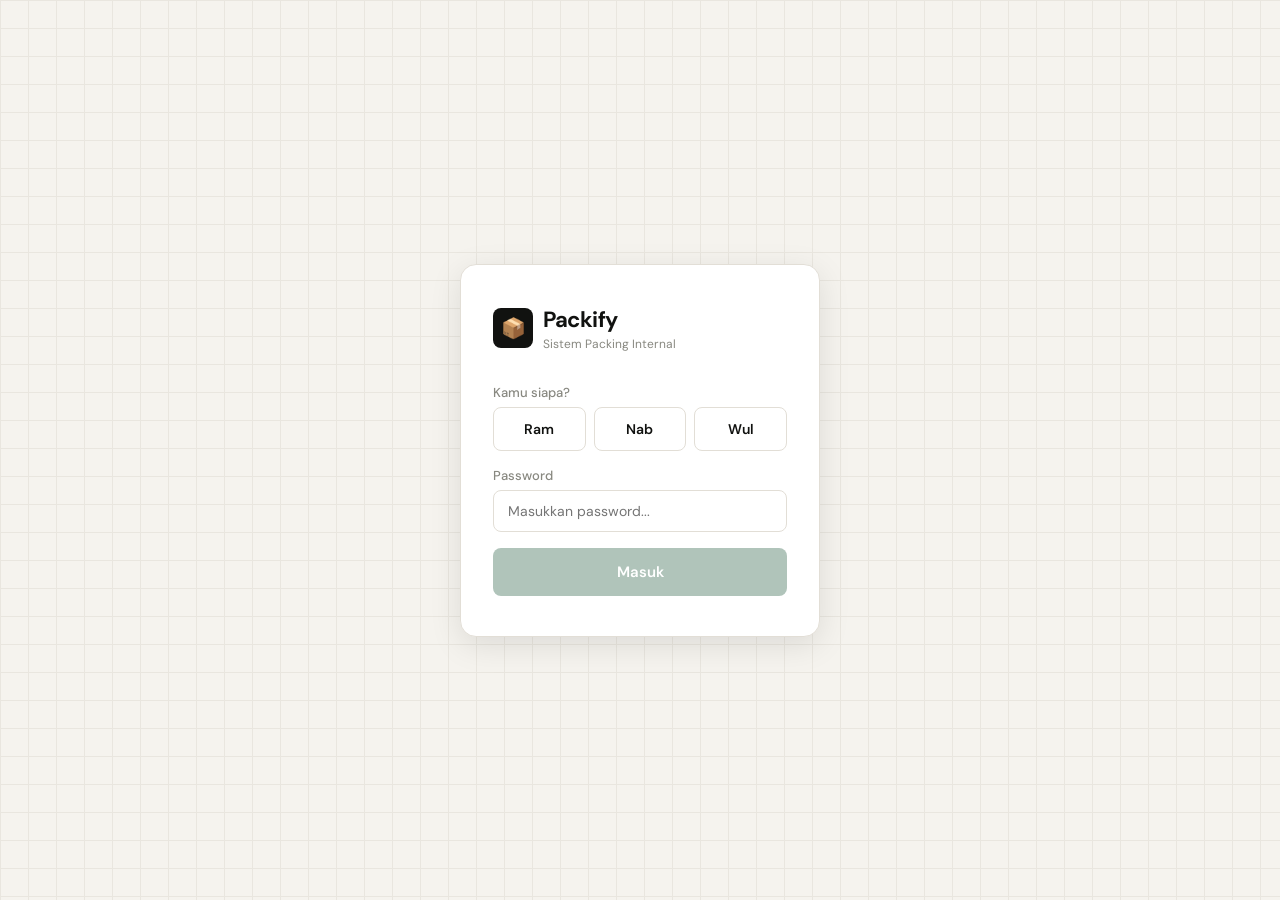
<file: profile.html>
<!DOCTYPE html>
<html lang="id">
<head>
    <meta charset="UTF-8" />
    <meta name="viewport" content="width=device-width, initial-scale=1" />
    <title>Packify -- Profil</title>
    <script src="auth-guard.js"></script>
    <link rel="preconnect" href="https://fonts.googleapis.com">
    <link href="https://fonts.googleapis.com/css2?family=DM+Mono:wght@400;500&family=DM+Sans:ital,wght@0,400;0,500;0,600;0,700&display=swap" rel="stylesheet">
    <link rel="stylesheet" href="style.css">
    <link rel="stylesheet" href="https://cdn.jsdelivr.net/npm/bootstrap-icons@1.11.3/font/bootstrap-icons.min.css">
    
    
    
    <style>
        .profile-hero {
            background: linear-gradient(135deg, var(--accent) 0%, #1a4731 100%);
            border-radius: var(--radius);
            padding: 24px 20px 20px;
            color: #fff;
            margin-bottom: 16px;
            position: relative;
            overflow: hidden;
        }
        .profile-hero::before {
            content: '';
            position: absolute;
            right: -30px; top: -30px;
            width: 130px; height: 130px;
            background: rgba(255,255,255,0.06);
            border-radius: 50%;
        }
        .profile-hero::after {
            content: '';
            position: absolute;
            right: 30px; bottom: -40px;
            width: 90px; height: 90px;
            background: rgba(255,255,255,0.04);
            border-radius: 50%;
        }
        .profile-avatar {
            width: 56px; height: 56px;
            border-radius: 50%;
            background: rgba(255,255,255,0.2);
            display: flex; align-items: center; justify-content: center;
            font-size: 26px;
            margin-bottom: 12px;
            font-weight: 700;
            color: #fff;
        }
        .profile-name {
            font-size: 20px; font-weight: 700;
            text-transform: capitalize;
            margin-bottom: 2px;
        }
        .profile-role { font-size: 12px; opacity: 0.7; margin-bottom: 16px; }
        .profile-stats-row {
            display: grid;
            grid-template-columns: 1fr 1fr 1fr;
            gap: 8px;
        }
        .profile-stat {
            background: rgba(255,255,255,0.12);
            border-radius: 10px;
            padding: 10px 8px;
            text-align: center;
        }
        .profile-stat-val {
            font-family: 'DM Mono', monospace;
            font-size: 20px; font-weight: 500; line-height: 1;
        }
        .profile-stat-label { font-size: 10px; opacity: 0.75; margin-top: 3px; }

        .reward-grid {
            display: grid;
            grid-template-columns: 1fr 1fr;
            gap: 10px;
            margin-bottom: 4px;
        }
        .reward-card {
            background: var(--white);
            border: 1.5px solid var(--border);
            border-radius: var(--radius);
            padding: 14px 12px;
            display: flex; flex-direction: column;
            align-items: center; gap: 6px;
            cursor: pointer;
            transition: border-color 0.15s, transform 0.15s;
            position: relative;
        }
        .reward-card:active { transform: scale(0.97); }
        .reward-card.affordable { border-color: var(--accent); }
        .reward-card.soldout { opacity: 0.45; cursor: not-allowed; }
        .reward-icon { font-size: 32px; line-height: 1; }
        .reward-nama { font-size: 13px; font-weight: 600; text-align: center; }
        .reward-poin { font-family: 'DM Mono', monospace; font-size: 12px; color: var(--accent); font-weight: 500; }
        .reward-stok { font-size: 10px; color: var(--muted); }
        .reward-soldout-badge {
            position: absolute; top: 8px; right: 8px;
            background: var(--border); color: var(--muted);
            font-size: 9px; font-weight: 700;
            padding: 2px 6px; border-radius: 10px;
            display: none;
        }
        .reward-card.soldout .reward-soldout-badge { display: block; }

        .redeem-row {
            display: flex; align-items: center; gap: 12px;
            padding: 12px 16px;
            border-bottom: 1px solid var(--border);
        }
        .redeem-row:last-child { border-bottom: none; }
        .redeem-icon { font-size: 24px; flex-shrink: 0; }
        .redeem-info { flex: 1; }
        .redeem-nama { font-size: 14px; font-weight: 600; }
        .redeem-time { font-size: 11px; color: var(--muted); margin-top: 1px; }
        .redeem-poin { font-family: 'DM Mono', monospace; font-size: 13px; color: var(--orange); font-weight: 500; }
    </style>
</head>
<body>

    <header class="app-header">
        <div style="width:36px"></div>
        <h6>Profil</h6>
        <button id="btn-theme" title="Ganti tema"
            style="width:36px;height:36px;border:1px solid var(--border);
                   background:var(--white);border-radius:var(--radius-sm);
                   cursor:pointer;display:flex;align-items:center;
                   justify-content:center;transition:background 0.15s;">
            <i class="bi bi-moon-fill" style="font-size:18px;" id="theme-icon"></i>
        </button>
    </header>

    <div class="page-content page-transition-wrap">

        <!-- PROFILE HERO -->
        <div class="profile-hero">
            <div class="profile-avatar" id="profile-avatar">?</div>
            <div class="profile-name" id="profile-name">--</div>
            <div class="profile-role">Operator Packify</div>
            <div class="profile-stats-row">
                <div class="profile-stat">
                    <div class="profile-stat-val" id="stat-poin">--</div>
                    <div class="profile-stat-label">Total Poin</div>
                </div>
                <div class="profile-stat">
                    <div class="profile-stat-val" id="stat-streak">--</div>
                    <div class="profile-stat-label">Hari Streak</div>
                </div>
                <div class="profile-stat">
                    <div class="profile-stat-val" id="stat-selesai">--</div>
                    <div class="profile-stat-label">Total Packing</div>
                </div>
            </div>
        </div>

        <!-- BADGE -->
        <div class="section-title">Badge</div>
        <div class="card" style="margin-bottom:24px;padding:16px;">
            <div id="badge-wrap" style="display:flex;flex-wrap:wrap;gap:8px;">
                <span style="font-size:13px;color:var(--muted);">Belum ada badge</span>
            </div>
        </div>

        <!-- REDEEM CENTER -->
        <div class="section-title">Redeem Center</div>
        <div style="font-size:12px;color:var(--muted);margin:-8px 0 12px;">
            Tukar poin kamu dengan jajanan!
        </div>
        <div class="reward-grid" id="reward-grid"></div>
        <div style="font-size:11px;color:var(--muted);text-align:center;margin:8px 0 24px;">
            Reward dikonfirmasi owner via WhatsApp
        </div>

        <!-- RIWAYAT REDEEM -->
        <div class="section-title">Riwayat Redeem</div>
        <div class="card" style="margin-bottom:24px;">
            <div id="redeem-history-list">
                <div style="padding:16px;text-align:center;font-size:13px;color:var(--muted);">
                    Belum ada riwayat
                </div>
            </div>
        </div>

        <!-- LOGOUT -->
        <button class="btn btn-full" id="btn-logout"
            style="margin-bottom:40px;background:var(--red-lt);color:var(--red);
                   border:1.5px solid var(--red);font-weight:600;padding:14px;gap:8px;">
            <i class="bi bi-box-arrow-right" style="font-size:18px;"></i>
            Keluar / Ganti Operator
        </button>

    </div>

    <!-- MODAL KONFIRMASI REDEEM -->
    <div class="panel-overlay" id="redeem-overlay"></div>
    <div class="bottom-panel" id="redeem-panel">
        <div class="panel-handle"></div>
        <div class="panel-header">
            <div class="panel-title">Konfirmasi Redeem</div>
            <button class="btn-close-panel" id="btn-close-redeem">X</button>
        </div>
        <div class="panel-body">
            <div style="text-align:center;padding:8px 0 20px;">
                <div id="redeem-modal-icon" style="font-size:52px;line-height:1;margin-bottom:12px;"></div>
                <div id="redeem-modal-nama" style="font-size:18px;font-weight:700;margin-bottom:6px;"></div>
                <div style="font-size:13px;color:var(--muted);">Kamu akan menukar</div>
                <div id="redeem-modal-poin"
                    style="font-family:'DM Mono',monospace;font-size:28px;font-weight:500;
                           color:var(--accent);margin:4px 0 2px;"></div>
                <div style="font-size:12px;color:var(--muted);">
                    Sisa poin setelah redeem:
                    <span id="redeem-modal-sisa"
                        style="font-family:'DM Mono',monospace;font-weight:600;color:var(--ink);">--</span>
                </div>
            </div>
            <button class="btn btn-primary btn-full btn-lg" id="btn-konfirmasi-redeem">
                Konfirmasi &amp; Kirim ke Owner
            </button>
            <button class="btn btn-secondary btn-full" id="btn-batal-redeem" style="margin-top:8px;">
                Batal
            </button>
        </div>
    </div>

    <!-- Loading & Toast -->
    <div class="loading-overlay" id="loading">
        <div class="spinner"></div>
        <div class="loading-text" id="loading-text">Memproses...</div>
    </div>
    <div class="toast-container" id="toast-container"></div>

    <!-- Bottom Nav -->
    <nav id="bottom-nav-root"></nav>

    <script src="app.js"></script>
    <script>

    const operator = localStorage.getItem(OPERATOR_KEY) || '';
    let currentPoin = 0;
    let selectedReward = null;

    const REDEEM_KEY = 'packify_redeem_history';

    function loadRedeemHistory() {
        try { return JSON.parse(localStorage.getItem(REDEEM_KEY)) || []; }
        catch { return []; }
    }
    function saveRedeemHistory(list) {
        localStorage.setItem(REDEEM_KEY, JSON.stringify(list));
    }

    // ── Load profil ──────────────────────────────────────────
    async function loadProfile() {
        // Tampilkan nama & avatar dulu
        document.getElementById('profile-name').textContent   = OPERATOR_NAMES[operator] || operator || '--';
        document.getElementById('profile-avatar').textContent = operator ? operator.charAt(0).toUpperCase() : '?';

        // Skeleton sementara dari cache lokal
        const gamif = loadGamifCache();
        currentPoin = gamif['poin_' + operator] || 0;
        document.getElementById('stat-poin').textContent    = currentPoin;
        document.getElementById('stat-streak').textContent  = (gamif['streak_' + operator] || 0) + ' hari';
        document.getElementById('stat-selesai').textContent = '...';

        renderRewardGrid();
        renderRedeemHistory();

        // Fetch gamif + semua sesi dari server secara paralel
        try {
            const [gamifRes, sessionsRes] = await Promise.all([
                fetch(`${LINK_GAS}?action=get_gamif&key=${API_KEY}`, { redirect: 'follow' }),
                fetch(`${LINK_GAS}?action=get_all&key=${API_KEY}`,   { redirect: 'follow' }),
            ]);

            const gamifJson    = await gamifRes.json();
            const sessionsJson = await sessionsRes.json();

            // Update poin & streak dari server
            if (gamifJson.status === 'success') {
                const op = gamifJson.data[operator] || {};
                currentPoin = op.poinTotal || 0;

                document.getElementById('stat-poin').textContent   = currentPoin;
                document.getElementById('stat-streak').textContent = (op.streak || 0) + ' hari';

                // Update cache
                const cache = loadGamifCache();
                cache['poin_'    + operator] = currentPoin;
                cache['streak_'  + operator] = op.streak || 0;
                saveGamifCache(cache);

                renderBadges({ ['badges_' + operator]: op.badges || [] });
                renderRewardGrid();
            }

            // Hitung total packing dari server
            if (sessionsJson.status === 'success') {
                const selesai = sessionsJson.data.filter(s =>
                    (s.Petugas || s.petugas || '').toLowerCase() === operator.toLowerCase()
                    && ['DONE', 'SYNCED'].includes(s.Status || s.status || '')
                ).length;
                document.getElementById('stat-selesai').textContent = selesai;
            }

        } catch (e) {
            console.warn('Gagal fetch profil dari server:', e);
            // Fallback ke data lokal
            const sessions = loadAllSessions();
            const selesai  = sessions.filter(s =>
                getPetugas(s) === operator && ['DONE','SYNCED'].includes(getStatus(s))
            ).length;
            document.getElementById('stat-selesai').textContent = selesai;
            renderBadges(loadGamifCache());
        }
    }

    // ── Badge ─────────────────────────────────────────────────
    function renderBadges(gamif) {
        const wrap   = document.getElementById('badge-wrap');
        const earned = gamif['badges_' + operator] || [];
        if (!earned.length) {
            wrap.innerHTML = '<span style="font-size:13px;color:var(--muted);">Belum ada badge</span>';
            return;
        }
        const badgeList = (typeof BADGES !== 'undefined') ? BADGES : [];
        wrap.innerHTML = earned.map(id => {
            const b = badgeList.find(x => x.id === id);
            if (!b) return '';
            return `<div title="${b.label}" style="display:flex;flex-direction:column;align-items:center;
                        gap:4px;padding:10px 12px;border-radius:var(--radius);
                        border:1px solid #FFD166;background:#FFFBEF;min-width:64px;text-align:center;">
                        <i class="${b.icon}" style="font-size:26px;color:#B8860B;"></i>
                        <span style="font-size:10px;font-weight:600;color:var(--ink);">${b.label}</span>
                    </div>`;
        }).join('');
    }

    // ── Reward Grid — ambil catalog dari admin localStorage ──
    function getActiveCatalog() {
        try {
            const saved = JSON.parse(localStorage.getItem('packify_reward_catalog'));
            return saved || REWARD_CATALOG;
        } catch { return REWARD_CATALOG; }
    }

    function renderRewardGrid() {
        const grid    = document.getElementById('reward-grid');
        const catalog = getActiveCatalog();
        grid.innerHTML = catalog.map(function(r) {
            const canAfford = currentPoin >= r.poin;
            const soldOut   = r.stok <= 0;
            const cls       = soldOut ? 'soldout' : (canAfford ? 'affordable' : '');
            const onclick   = soldOut ? '' : 'openRedeemPanel(\'' + r.id + '\')';
            return '<div class="reward-card ' + cls + '" onclick="' + onclick + '">' +
                '<span class="reward-soldout-badge">Habis</span>' +
                '<span class="reward-icon">' + r.icon + '</span>' +
                '<span class="reward-nama">' + r.nama + '</span>' +
                '<span class="reward-poin">' + r.poin + ' poin</span>' +
                '<span class="reward-stok">Stok: ' + r.stok + '</span>' +
                '</div>';
        }).join('');
    }

    // ── Redeem History — fetch dari server ────────────────────
    async function renderRedeemHistory() {
        const el = document.getElementById('redeem-history-list');
        el.innerHTML = '<div style="padding:16px;text-align:center;font-size:13px;color:var(--muted);">Memuat...</div>';
        try {
            const res  = await fetch(`${LINK_GAS}?action=get_redeem&key=${API_KEY}&operator=${operator}`, { redirect: 'follow' });
            const json = await res.json();
            if (json.status !== 'success') throw new Error(json.message);

            const list = (json.data || []).reverse();
            if (!list.length) {
                el.innerHTML = '<div style="padding:16px;text-align:center;font-size:13px;color:var(--muted);">Belum ada riwayat</div>';
                return;
            }

            el.innerHTML = list.map(function(h) {
                return '<div class="redeem-row">' +
                    '<div class="redeem-info">' +
                        '<div class="redeem-nama">' + h.nama + '</div>' +
                        '<div class="redeem-time">' + h.waktu + '</div>' +
                    '</div>' +
                    '<span class="redeem-poin">-' + h.poin + ' poin</span>' +
                    '</div>';
            }).join('');
        } catch (e) {
            el.innerHTML = '<div style="padding:16px;text-align:center;font-size:13px;color:var(--orange);">Gagal memuat riwayat</div>';
        }
    }

    // ── Panel Redeem ──────────────────────────────────────────
    const redeemPanel   = document.getElementById('redeem-panel');
    const redeemOverlay = document.getElementById('redeem-overlay');

    function openRedeemPanel(rewardId) {
        const r = getActiveCatalog().find(function(x) { return x.id === rewardId; });
        if (!r) return;
        if (currentPoin < r.poin) {
            showToast('Poin tidak cukup untuk redeem ini', 'error');
            return;
        }
        selectedReward = r;
        document.getElementById('redeem-modal-icon').textContent  = r.icon;
        document.getElementById('redeem-modal-nama').textContent  = r.nama;
        document.getElementById('redeem-modal-poin').textContent  = r.poin + ' poin';
        document.getElementById('redeem-modal-sisa').textContent  = (currentPoin - r.poin) + ' poin';
        redeemPanel.classList.add('show');
        redeemOverlay.classList.add('show');
    }

    function closeRedeemPanel() {
        redeemPanel.classList.remove('show');
        redeemOverlay.classList.remove('show');
        selectedReward = null;
    }

    document.getElementById('btn-close-redeem').addEventListener('click', closeRedeemPanel);
    document.getElementById('btn-batal-redeem').addEventListener('click', closeRedeemPanel);
    redeemOverlay.addEventListener('click', closeRedeemPanel);

    // ── Konfirmasi Redeem ─────────────────────────────────────
    document.getElementById('btn-konfirmasi-redeem').addEventListener('click', async function() {
        if (!selectedReward) return;
        const r = selectedReward;
        closeRedeemPanel();
        setLoading(true, 'Memproses redeem...');

        try {
            const params = new URLSearchParams({
                action:     'redeem',
                key:        API_KEY,
                operator:   operator,
                rewardId:   r.id,
                rewardNama: r.nama,
                poinPotong: r.poin,
            });
            const res  = await fetch(LINK_GAS, {
                method:  'POST',
                body:    params,
            });
            const data = await res.json();
            if (data.status !== 'success') throw new Error(data.message || 'Gagal redeem');

            currentPoin = data.data.poinSisa;
            document.getElementById('stat-poin').textContent = currentPoin;

            const gamif = loadGamifCache();
            gamif['poin_' + operator] = currentPoin;
            saveGamifCache(gamif);

            renderRewardGrid();
            renderRedeemHistory(); // fetch ulang dari server

            const msg = encodeURIComponent(
                '[Packify Redeem]\n' +
                'Operator: ' + operator + '\n' +
                'Reward: ' + r.icon + ' ' + r.nama + '\n' +
                'Poin dipotong: ' + r.poin + '\n' +
                'Sisa poin: ' + currentPoin + '\n\n' +
                'Mohon konfirmasi ya!'
            );
            window.open('https://wa.me/' + OWNER_WA + '?text=' + msg, '_blank');

            showToast('Redeem ' + r.nama + ' berhasil!', 'success');

        } catch (err) {
            showToast('Gagal redeem: ' + err.message, 'error');
        } finally {
            setLoading(false);
        }
    });

    // ── Dark Mode Toggle ──────────────────────────────────────
    const btnTheme = document.getElementById('btn-theme');

    function syncThemeIcon() {
        const icon = document.getElementById('theme-icon');
        if (getTheme() === 'dark') {
        } else {
            document.getElementById('theme-icon').outerHTML =
                '<i class="bi bi-moon-fill" style="font-size:18px;" id="theme-icon"></i>';
        }
    }

    btnTheme.addEventListener('click', () => {
        toggleTheme();
        // Re-render icon setelah toggle
        const isDark = getTheme() === 'dark';
        btnTheme.innerHTML = isDark
            ? '<i class="bi bi-sun-fill" style="font-size:18px;"></i>'
            : '<i class="bi bi-moon-fill" style="font-size:18px;"></i>';
    });

    // Set icon awal
    btnTheme.innerHTML = getTheme() === 'dark'
        ? '<i class="bi bi-sun-fill" style="font-size:18px;"></i>'
        : '<i class="bi bi-moon-fill" style="font-size:18px;"></i>';

    // ── Logout ────────────────────────────────────────────────
    document.getElementById('btn-logout').addEventListener('click', () => {
        if (!confirm('Keluar dari Packify? Kamu perlu login ulang.')) return;
        localStorage.removeItem('isLoggedIn');
        localStorage.removeItem(OPERATOR_KEY);
        window.location.replace('login.html');
    });

    // ── Init ──────────────────────────────────────────────────
    loadProfile();

    </script>
</body>
</html>
</file>
<file: style.css>
/* =========================================
   PACKIFY — style.css
   ========================================= */

@import url('https://fonts.googleapis.com/css2?family=DM+Mono:wght@400;500&family=DM+Sans:ital,wght@0,400;0,500;0,600;0,700;1,400&display=swap');

/* ─── VARIABLES ─────────────────────────── */
:root {
    --ink:       #111210;
    --paper:     #F5F3EE;
    --white:     #FFFFFF;
    --accent:    #2D6A4F;
    --accent-lt: #D8F3DC;
    --accent-2:  #74C69D;
    --orange:    #E76F51;
    --orange-lt: #FDE8E0;
    --muted:     #888880;
    --border:    #E2DED6;
    --red:       #C0392B;
    --red-lt:    #FDECEA;

    --radius-sm: 8px;
    --radius:    12px;
    --radius-lg: 16px;

    --shadow-sm: 0 1px 4px rgba(0,0,0,0.06);
    --shadow:    0 4px 16px rgba(0,0,0,0.08);
    --shadow-lg: 0 8px 32px rgba(0,0,0,0.10);

    --nav-h:     64px;
    --header-h:  56px;
}

/* ─── DARK MODE VARIABLES ───────────────── */
[data-theme="dark"] {
    --ink:       #EDECEA;
    --paper:     #1A1A18;
    --white:     #242422;
    --accent:    #52B788;
    --accent-lt: #1A3328;
    --accent-2:  #52B788;
    --orange:    #F4A261;
    --orange-lt: #2E1F14;
    --muted:     #888880;
    --border:    #2E2E2C;
    --red:       #E05C4B;
    --red-lt:    #2E1410;

    --shadow-sm: 0 1px 4px rgba(0,0,0,0.3);
    --shadow:    0 4px 16px rgba(0,0,0,0.4);
    --shadow-lg: 0 8px 32px rgba(0,0,0,0.5);
}

/* Komponen yang pakai warna hardcoded — override di dark mode */
[data-theme="dark"] .poin-chip {
    background: #2A2210;
    border-color: #6B5500;
    color: #FFCC44;
}
[data-theme="dark"] .streak-chip {
    background: #2A1A10;
    border-color: #8B4000;
    color: #FF9955;
}
[data-theme="dark"] .checklist-item.done {
    background: #1A2E22;
    border-color: var(--accent-2);
}
[data-theme="dark"] .badge-item.unlocked {
    border-color: #6B5500;
    background: #201A00;
}
[data-theme="dark"] .loading-overlay {
    background: rgba(0,0,0,0.85);
}
[data-theme="dark"] .login-page::before {
    opacity: 0.15;
}
[data-theme="dark"] .rank-1 { background: #5C4500; color: #FFD700; }
[data-theme="dark"] .rank-2 { background: #2E2E2E; color: #C0C0C0; }
[data-theme="dark"] .rank-3 { background: #3A2010; color: #CD7F32; }
[data-theme="dark"] .rank-n { background: var(--paper); color: var(--muted); }
[data-theme="dark"] .badge-gray   { background: #2A2A28; color: var(--muted); }
[data-theme="dark"] .preset-card:active,
[data-theme="dark"] .preset-card.selected {
    background: var(--accent-lt);
    border-color: var(--accent);
}
[data-theme="dark"] .date-group-header.open { background: #1E1E1C; }
[data-theme="dark"] .date-group-body        { background: #1A1A18; }
[data-theme="dark"] .btn-secondary {
    background: #2A2A28;
    border-color: var(--border);
}
[data-theme="dark"] .btn-secondary:hover  { background: #333331; }
[data-theme="dark"] .btn-primary:disabled { background: #2A3D33; color: #4a6b58; }
[data-theme="dark"] .form-select {
    background-image: url("data:image/svg+xml,%3Csvg xmlns='http://www.w3.org/2000/svg' width='12' height='8' viewBox='0 0 12 8'%3E%3Cpath d='M1 1l5 5 5-5' stroke='%23888880' stroke-width='1.5' fill='none' stroke-linecap='round'/%3E%3C/svg%3E");
}

/* ─── RESET ─────────────────────────────── */
*, *::before, *::after { box-sizing: border-box; margin: 0; padding: 0; }

html { -webkit-tap-highlight-color: transparent; }

/* ─── PAGE TRANSITION ───────────────────── */
.page-transition-wrap {
    animation: pageIn 0.2s ease both;
}
@keyframes pageIn {
    from { opacity: 0; transform: translateY(6px); }
    to   { opacity: 1; transform: translateY(0); }
}
body.page-exit .page-transition-wrap {
    animation: pageOut 0.18s ease both;
    pointer-events: none;
}
@keyframes pageOut {
    from { opacity: 1; transform: translateY(0); }
    to   { opacity: 0; transform: translateY(-6px); }
}

body {
    font-family: 'DM Sans', system-ui, sans-serif;
    background:  var(--paper);
    color:       var(--ink);
    min-height:  100dvh;
    padding-bottom: var(--nav-h);
    -webkit-font-smoothing: antialiased;
}

/* ─── TYPOGRAPHY ────────────────────────── */
h1, h2, h3, h4, h5, h6 { font-weight: 700; line-height: 1.25; }
.mono { font-family: 'DM Mono', monospace; }

/* ─── HEADER ────────────────────────────── */
.app-header {
    position:   sticky;
    top:        0;
    z-index:    100;
    height:     var(--header-h);
    background: var(--white);
    border-bottom: 1px solid var(--border);
    display:    flex;
    align-items: center;
    padding:    0 16px;
    gap:        12px;
}

.app-header h6 {
    font-size:   15px;
    font-weight: 600;
    flex: 1;
    text-align: center;
}

.btn-back {
    width:  36px;
    height: 36px;
    border: 1px solid var(--border);
    background: var(--white);
    border-radius: var(--radius-sm);
    display: flex;
    align-items: center;
    justify-content: center;
    cursor: pointer;
    font-size: 16px;
    flex-shrink: 0;
    transition: background 0.15s;
}
.btn-back:active { background: var(--paper); }

/* ─── BOTTOM NAV ────────────────────────── */
.bottom-nav {
    position: fixed;
    bottom:   0;
    left:     0;
    right:    0;
    height:   var(--nav-h);
    background: var(--white);
    border-top: 1px solid var(--border);
    display:    flex;
    justify-content: space-around;
    align-items: center;
    z-index: 200;
    padding-bottom: env(safe-area-inset-bottom);
}

.nav-item {
    flex: 1;
    display:    flex;
    flex-direction: column;
    align-items: center;
    justify-content: center;
    gap:        3px;
    background: none;
    border:     none;
    cursor:     pointer;
    color:      var(--muted);
    font-size:  11px;
    font-weight: 500;
    font-family: inherit;
    padding:    8px 0;
    position:   relative;
    transition: color 0.15s;
}

.nav-item .nav-icon {
    font-size: 22px;
    line-height: 1;
    transition: transform 0.2s cubic-bezier(0.34, 1.56, 0.64, 1);
}

.nav-item.active {
    color: var(--accent);
}

.nav-item.active .nav-icon {
    transform: scale(1.15);
}

/* FAB — tombol aksi utama di tengah navbar */
.nav-item.nav-fab {
    flex:      0 0 64px;
    transform: translateY(-14px);
    color:     var(--white);
}
.nav-item.nav-fab .nav-fab-circle {
    width:      56px;
    height:     56px;
    border-radius: 50%;
    background: var(--accent);
    display:    flex;
    align-items: center;
    justify-content: center;
    box-shadow: 0 4px 16px rgba(45,106,79,0.45);
    transition: transform 0.2s cubic-bezier(0.34, 1.56, 0.64, 1),
                box-shadow 0.2s;
}
.nav-item.nav-fab:active .nav-fab-circle {
    transform:  scale(0.92);
    box-shadow: 0 2px 8px rgba(45,106,79,0.35);
}
.nav-item.nav-fab .nav-icon {
    font-size: 26px;
    line-height: 1;
}
.nav-item.nav-fab span:not(.nav-fab-circle):not(.nav-icon) {
    font-size:   10px;
    font-weight: 600;
    color:       var(--accent);
    margin-top:  2px;
}

.nav-badge {
    position: absolute;
    top:    6px;
    right:  calc(50% - 16px);
    min-width:  18px;
    height: 18px;
    background: var(--orange);
    color:  #fff;
    font-size: 10px;
    font-weight: 700;
    border-radius: 9px;
    display: flex;
    align-items: center;
    justify-content: center;
    padding: 0 4px;
    border: 2px solid var(--white);
}

/* ─── CARDS ─────────────────────────────── */
.card {
    background:    var(--white);
    border:        1px solid var(--border);
    border-radius: var(--radius);
    overflow:      hidden;
}

.card-body { padding: 16px; }
.card-header {
    padding: 12px 16px;
    border-bottom: 1px solid var(--border);
    font-weight: 600;
    font-size: 13px;
    text-transform: uppercase;
    letter-spacing: 0.04em;
    color: var(--muted);
}

/* ─── BUTTONS ───────────────────────────── */
.btn {
    display:     inline-flex;
    align-items: center;
    justify-content: center;
    gap:         6px;
    padding:     12px 20px;
    border-radius: var(--radius-sm);
    border:      none;
    font-family: inherit;
    font-size:   14px;
    font-weight: 600;
    cursor:      pointer;
    transition:  all 0.15s;
    text-decoration: none;
    white-space: nowrap;
}

.btn:active { transform: scale(0.97); }

.btn-primary {
    background: var(--accent);
    color:      #fff;
}
.btn-primary:hover  { background: #245c43; }
.btn-primary:disabled {
    background: #b0c4ba;
    cursor: not-allowed;
    transform: none;
}

.btn-secondary {
    background: var(--paper);
    color:      var(--ink);
    border:     1px solid var(--border);
}
.btn-secondary:hover { background: var(--border); }

.btn-danger {
    background: var(--red);
    color: #fff;
}

.btn-ghost {
    background: transparent;
    color: var(--muted);
    padding: 8px 12px;
}

.btn-full { width: 100%; }
.btn-lg   { padding: 14px 24px; font-size: 15px; }
.btn-sm   { padding: 7px 12px; font-size: 12px; }

/* ─── FORM ──────────────────────────────── */
.form-group { margin-bottom: 16px; }

.form-label {
    display:     block;
    font-size:   13px;
    font-weight: 500;
    color:       var(--muted);
    margin-bottom: 6px;
}

.form-control, .form-select {
    width:         100%;
    padding:       11px 14px;
    border:        1px solid var(--border);
    border-radius: var(--radius-sm);
    font-family:   inherit;
    font-size:     14px;
    color:         var(--ink);
    background:    var(--white);
    outline:       none;
    transition:    border-color 0.15s, box-shadow 0.15s;
    appearance:    none;
    -webkit-appearance: none;
}

.form-control:focus, .form-select:focus {
    border-color: var(--accent);
    box-shadow: 0 0 0 3px rgba(45,106,79,0.12);
}

.form-control:disabled, .form-select:disabled {
    background: var(--paper);
    color: var(--muted);
    cursor: not-allowed;
}

.form-select {
    background-image: url("data:image/svg+xml,%3Csvg xmlns='http://www.w3.org/2000/svg' width='12' height='8' viewBox='0 0 12 8'%3E%3Cpath d='M1 1l5 5 5-5' stroke='%23888880' stroke-width='1.5' fill='none' stroke-linecap='round'/%3E%3C/svg%3E");
    background-repeat: no-repeat;
    background-position: right 14px center;
    padding-right: 36px;
}

/* ─── BADGES ────────────────────────────── */
.badge {
    display:     inline-flex;
    align-items: center;
    padding:     4px 10px;
    border-radius: 99px;
    font-size:   12px;
    font-weight: 600;
    white-space: nowrap;
}

.badge-green  { background: var(--accent-lt); color: var(--accent); }
.badge-orange { background: var(--orange-lt); color: var(--orange); }
.badge-gray   { background: #F0EDE8;          color: var(--muted);  }
.badge-red    { background: var(--red-lt);    color: var(--red);    }

/* ─── GAMIFIKASI COMPONENTS ─────────────── */
.poin-chip {
    display:     inline-flex;
    align-items: center;
    gap:         4px;
    padding:     4px 10px;
    background:  #FFF8E7;
    border:      1px solid #FFD166;
    border-radius: 99px;
    font-size:   12px;
    font-weight: 700;
    color:       #B8860B;
}

.streak-chip {
    display:     inline-flex;
    align-items: center;
    gap:         4px;
    padding:     4px 10px;
    background:  #FFF0E8;
    border:      1px solid #FFBB96;
    border-radius: 99px;
    font-size:   12px;
    font-weight: 700;
    color:       #D4500A;
}

.leaderboard-item {
    display:     flex;
    align-items: center;
    gap:         12px;
    padding:     12px 16px;
    border-bottom: 1px solid var(--border);
    transition:  background 0.15s;
}

.leaderboard-item:last-child { border-bottom: none; }

.leaderboard-rank {
    width:       28px;
    height:      28px;
    border-radius: 50%;
    display:     flex;
    align-items: center;
    justify-content: center;
    font-size:   13px;
    font-weight: 700;
    flex-shrink: 0;
}

.rank-1 { background: #FFD700; color: #7a5c00; }
.rank-2 { background: #C0C0C0; color: #444; }
.rank-3 { background: #CD7F32; color: #fff; }
.rank-n { background: var(--paper); color: var(--muted); }

.leaderboard-name {
    flex: 1;
    font-weight: 600;
    font-size:   14px;
    text-transform: capitalize;
}

.leaderboard-poin {
    font-family: 'DM Mono', monospace;
    font-size:   13px;
    font-weight: 500;
    color:       var(--muted);
}

.badge-shelf {
    display:  flex;
    flex-wrap: wrap;
    gap:      8px;
    padding:  16px;
}

.badge-item {
    display:     flex;
    flex-direction: column;
    align-items: center;
    gap:         4px;
    padding:     12px;
    border-radius: var(--radius);
    border:      1px solid var(--border);
    background:  var(--white);
    min-width:   72px;
    text-align:  center;
    transition:  all 0.2s;
}

.badge-item.unlocked {
    border-color: #FFD166;
    background:   #FFFBEF;
    box-shadow: 0 2px 8px rgba(255,209,102,0.25);
}

.badge-item.locked { opacity: 0.4; filter: grayscale(1); }

.badge-item .badge-icon { font-size: 28px; line-height: 1; }
.badge-item .badge-name { font-size: 11px; font-weight: 600; }

/* ─── CHECKLIST ─────────────────────────── */
.checklist-item {
    display:     flex;
    align-items: center;
    gap:         12px;
    padding:     14px 16px;
    background:  var(--white);
    border:      1px solid var(--border);
    border-radius: var(--radius);
    margin-bottom: 8px;
    transition:  all 0.2s;
}

.checklist-item.done {
    background:   #F0FAF4;
    border-color: var(--accent-2);
}

.checklist-item-info { flex: 1; }
.checklist-item-info .label { font-size: 14px; font-weight: 600; }
.checklist-item-info .sub   { font-size: 12px; color: var(--muted); margin-top: 2px; }

.checklist-thumb {
    width:        48px;
    height:       48px;
    border-radius: var(--radius-sm);
    object-fit:   cover;
    border:       1px solid var(--border);
    flex-shrink:  0;
}

.btn-photo {
    width:         40px;
    height:        40px;
    border-radius: var(--radius-sm);
    border:        1px solid var(--border);
    background:    var(--paper);
    display:       flex;
    align-items:   center;
    justify-content: center;
    cursor:        pointer;
    font-size:     18px;
    flex-shrink:   0;
    transition:    all 0.15s;
}
.btn-photo:active { transform: scale(0.92); }
.btn-photo.done   { background: var(--accent-lt); border-color: var(--accent-2); }

/* ─── PROGRESS BAR ──────────────────────── */
.progress-bar-wrap {
    height:        6px;
    background:    var(--border);
    border-radius: 3px;
    overflow:      hidden;
    margin:        8px 0;
}

.progress-bar-fill {
    height:     100%;
    background: var(--accent);
    border-radius: 3px;
    transition: width 0.3s ease;
}

/* ─── RESI PANEL ────────────────────────── */
.panel-overlay {
    position: fixed;
    inset:    0;
    background: rgba(0,0,0,0.45);
    z-index:  300;
    opacity:  0;
    transition: opacity 0.25s;
    pointer-events: none;
}
.panel-overlay.show { opacity: 1; pointer-events: all; }

.bottom-panel {
    position:  fixed;
    left:      0;
    right:     0;
    bottom:    0;
    background: var(--white);
    border-radius: var(--radius-lg) var(--radius-lg) 0 0;
    z-index:   310;
    transform: translateY(100%);
    transition: transform 0.3s cubic-bezier(0.16, 1, 0.3, 1);
    max-height: 90dvh;
    overflow-y: auto;
}
.bottom-panel.show { transform: translateY(0); }

.panel-handle {
    width:        40px;
    height:       4px;
    background:   var(--border);
    border-radius: 2px;
    margin:       12px auto 0;
}

.panel-header {
    display:     flex;
    align-items: center;
    justify-content: space-between;
    padding:     16px 20px 12px;
    border-bottom: 1px solid var(--border);
}

.panel-title { font-size: 16px; font-weight: 700; }

.btn-close-panel {
    width:       32px;
    height:      32px;
    background:  var(--paper);
    border:      none;
    border-radius: 50%;
    display:     flex;
    align-items: center;
    justify-content: center;
    cursor:      pointer;
    font-size:   18px;
    color:       var(--muted);
}

.panel-body { padding: 20px; }

/* ─── HISTORY ───────────────────────────── */
.history-item {
    display:     flex;
    align-items: center;
    gap:         12px;
    padding:     14px 16px;
    background:  var(--white);
    border:      1px solid var(--border);
    border-radius: var(--radius);
    margin-bottom: 8px;
    cursor:      pointer;
    transition:  all 0.15s;
    text-decoration: none;
    color:       inherit;
}
.history-item:active { background: var(--paper); }

.history-item-info { flex: 1; min-width: 0; }
.history-item-name {
    font-size:   15px;
    font-weight: 600;
    white-space: nowrap;
    overflow:    hidden;
    text-overflow: ellipsis;
}
.history-item-sub  { font-size: 12px; color: var(--muted); margin-top: 2px; }

/* ─── DATE GROUP ────────────────────────── */
.date-group-label {
    font-size:   11px;
    font-weight: 700;
    letter-spacing: 0.06em;
    text-transform: uppercase;
    color:       var(--muted);
    padding:     16px 0 8px;
}

/* ─── MODAL ─────────────────────────────── */
.modal-overlay {
    position: fixed;
    inset:    0;
    background: rgba(0,0,0,0.5);
    z-index:  400;
    display:  flex;
    align-items: center;
    justify-content: center;
    padding:  20px;
    opacity:  0;
    pointer-events: none;
    transition: opacity 0.2s;
}
.modal-overlay.show { opacity: 1; pointer-events: all; }

.modal-box {
    background:    var(--white);
    border-radius: var(--radius-lg);
    width:         100%;
    max-width:     360px;
    overflow:      hidden;
    transform:     scale(0.95);
    transition:    transform 0.2s cubic-bezier(0.16, 1, 0.3, 1);
}
.modal-overlay.show .modal-box { transform: scale(1); }

.modal-body    { padding: 24px 20px 16px; }
.modal-footer  {
    display: flex;
    gap:     8px;
    padding: 0 20px 20px;
}
.modal-footer .btn { flex: 1; }

/* ─── LOADING OVERLAY ───────────────────── */
.loading-overlay {
    position: fixed;
    inset:    0;
    background: rgba(255,255,255,0.85);
    z-index:  500;
    display:  flex;
    flex-direction: column;
    align-items: center;
    justify-content: center;
    gap:      12px;
    opacity:  0;
    pointer-events: none;
    transition: opacity 0.2s;
}
.loading-overlay.show { opacity: 1; pointer-events: all; }

.spinner {
    width:  36px;
    height: 36px;
    border: 3px solid var(--border);
    border-top-color: var(--accent);
    border-radius: 50%;
    animation: spin 0.7s linear infinite;
}
@keyframes spin { to { transform: rotate(360deg); } }

.loading-text { font-size: 14px; color: var(--muted); font-weight: 500; }

/* ─── TOAST ─────────────────────────────── */
.toast-container {
    position: fixed;
    bottom:   calc(var(--nav-h) + 12px);
    left:     50%;
    transform: translateX(-50%);
    z-index:  600;
    display:  flex;
    flex-direction: column;
    gap:      8px;
    pointer-events: none;
    width:    calc(100% - 32px);
    max-width: 340px;
}

.toast {
    background:    var(--ink);
    color:         #fff;
    padding:       12px 16px;
    border-radius: var(--radius);
    font-size:     14px;
    font-weight:   500;
    box-shadow:    var(--shadow-lg);
    animation:     toastIn 0.3s cubic-bezier(0.16, 1, 0.3, 1) both;
    display:       flex;
    align-items:   center;
    gap:           8px;
}

.toast.success { background: var(--accent); }
.toast.error   { background: var(--red);    }

@keyframes toastIn {
    from { opacity: 0; transform: translateY(12px); }
    to   { opacity: 1; transform: translateY(0);    }
}

/* ─── SWIPE TO DELETE ───────────────────── */
.swipe-wrap {
    position: relative;
    overflow: hidden;
    border-radius: var(--radius);
    margin-bottom: 8px;
}

.swipe-content {
    position:   relative;
    z-index:    2;
    transition: transform 0.3s ease;
    background: var(--white);
}

.swipe-action {
    position: absolute;
    right:    0;
    top:      0;
    bottom:   0;
    width:    72px;
    background: var(--red);
    display:  flex;
    align-items: center;
    justify-content: center;
    font-size: 20px;
    color:    #fff;
    z-index:  1;
    border-radius: var(--radius);
    cursor: pointer;
}

/* ─── MISC ──────────────────────────────── */
.page-content {
    padding: 16px;
    max-width: 480px;
    margin:   0 auto;
}

.section-title {
    font-size:   13px;
    font-weight: 700;
    letter-spacing: 0.05em;
    text-transform: uppercase;
    color:       var(--muted);
    margin-bottom: 10px;
}

.empty-state {
    display:     flex;
    flex-direction: column;
    align-items: center;
    justify-content: center;
    padding:     48px 24px;
    text-align:  center;
    color:       var(--muted);
    gap:         8px;
}

.empty-state .empty-icon { font-size: 40px; margin-bottom: 4px; }
.empty-state .empty-text { font-size: 15px; font-weight: 600; color: var(--ink); }
.empty-state .empty-sub  { font-size: 13px; }

.divider {
    height: 1px;
    background: var(--border);
    margin: 16px 0;
}

.text-muted   { color: var(--muted); }
.text-center  { text-align: center; }
.font-mono    { font-family: 'DM Mono', monospace; }
.d-none       { display: none !important; }
.d-flex       { display: flex; }
.gap-8        { gap: 8px; }
.gap-12       { gap: 12px; }
.mt-8         { margin-top: 8px; }
.mt-16        { margin-top: 16px; }
.mb-16        { margin-bottom: 16px; }

/* ─── LOGIN PAGE ────────────────────────── */
.login-page {
    min-height: 100dvh;
    display:    flex;
    align-items: center;
    justify-content: center;
    padding:    24px;
    background: var(--paper);
}

.login-page::before {
    content: '';
    position: fixed;
    inset: 0;
    background-image:
        linear-gradient(var(--border) 1px, transparent 1px),
        linear-gradient(90deg, var(--border) 1px, transparent 1px);
    background-size: 28px 28px;
    opacity: 0.6;
    pointer-events: none;
}

.login-card {
    background:    var(--white);
    border:        1px solid var(--border);
    border-radius: var(--radius-lg);
    padding:       40px 32px;
    width:         100%;
    max-width:     360px;
    position:      relative;
    box-shadow:    var(--shadow-lg);
    animation:     slideUp 0.4s cubic-bezier(0.16, 1, 0.3, 1) both;
}

@keyframes slideUp {
    from { opacity: 0; transform: translateY(20px); }
    to   { opacity: 1; transform: translateY(0);    }
}

.login-logo {
    display:     flex;
    align-items: center;
    gap:         10px;
    margin-bottom: 32px;
}

.login-logo-icon {
    width:         40px;
    height:        40px;
    background:    var(--ink);
    border-radius: var(--radius-sm);
    display:       flex;
    align-items:   center;
    justify-content: center;
    font-size:     20px;
}

.login-logo-text {
    font-size:   22px;
    font-weight: 700;
    letter-spacing: -0.02em;
}

.login-logo-sub {
    font-size: 12px;
    color:     var(--muted);
    margin-top: 2px;
}

.error-msg {
    background:    var(--red-lt);
    color:         var(--red);
    border:        1px solid #f5c6cb;
    border-radius: var(--radius-sm);
    padding:       10px 14px;
    font-size:     13px;
    font-weight:   500;
    margin-bottom: 16px;
    display:       none;
}
.error-msg.show { display: block; }

/* ─── DASHBOARD STATS ───────────────────── */
.stats-grid {
    display:               grid;
    grid-template-columns: 1fr 1fr;
    gap:                   10px;
    margin-bottom:         16px;
}

.stat-card {
    background:    var(--white);
    border:        1px solid var(--border);
    border-radius: var(--radius);
    padding:       16px;
    text-align:    center;
}

.stat-number {
    font-family: 'DM Mono', monospace;
    font-size:   28px;
    font-weight: 500;
    line-height: 1;
    color:       var(--ink);
}

.stat-label {
    font-size:  12px;
    color:      var(--muted);
    margin-top: 4px;
}

/* ─── POIN BANNER ───────────────────────── */
.poin-banner {
    background:    linear-gradient(135deg, var(--accent) 0%, #1a4731 100%);
    border-radius: var(--radius);
    padding:       20px;
    color:         #fff;
    display:       flex;
    align-items:   center;
    gap:           16px;
    margin-bottom: 16px;
    position:      relative;
    overflow:      hidden;
}

.poin-banner::before {
    content:  '';
    position: absolute;
    right:    -20px;
    top:      -20px;
    width:    100px;
    height:   100px;
    background: rgba(255,255,255,0.07);
    border-radius: 50%;
}

.poin-banner-icon { font-size: 36px; flex-shrink: 0; }
.poin-banner-info { flex: 1; }

.poin-banner-name {
    font-size:   13px;
    opacity:     0.8;
    margin-bottom: 2px;
}

.poin-banner-val {
    font-family: 'DM Mono', monospace;
    font-size:   28px;
    font-weight: 500;
    line-height: 1;
}

.poin-banner-streak {
    font-size:  12px;
    opacity:    0.75;
    margin-top: 4px;
}

/* ─── SWIPE DELETE ANIMATION ────────────── */
.swipe-wrap .swipe-content.swiped {
    transform: translateX(-72px);
}

/* ─── STEP DOTS ─────────────────────────── */
.step-dot {
    width:        8px;
    height:       8px;
    border-radius: 50%;
    background:   var(--border);
    transition:   all 0.25s;
}
.step-dot.active {
    width:      24px;
    border-radius: 4px;
    background: var(--accent);
}

/* ─── PRESET CARDS ──────────────────────── */
.preset-grid {
    display:               grid;
    grid-template-columns: repeat(2, 1fr);
    gap:                   10px;
}

.preset-card {
    display:        flex;
    flex-direction: column;
    align-items:    center;
    justify-content: center;
    gap:            8px;
    padding:        24px 16px;
    background:     var(--white);
    border:         1.5px solid var(--border);
    border-radius:  var(--radius);
    cursor:         pointer;
    transition:     all 0.15s;
    font-family:    inherit;
}

.preset-card:active {
    transform:    scale(0.96);
    background:   var(--accent-lt);
    border-color: var(--accent);
}

.preset-card.selected {
    background:   var(--accent-lt);
    border-color: var(--accent);
}

.preset-icon { font-size: 32px; line-height: 1; }

.preset-label {
    font-size:   15px;
    font-weight: 700;
    color:       var(--ink);
}

/* ─── STEP PANEL TRANSITION ─────────────── */
.step-panel {
    animation: stepIn 0.25s cubic-bezier(0.16, 1, 0.3, 1) both;
}

@keyframes stepIn {
    from { opacity: 0; transform: translateX(16px); }
    to   { opacity: 1; transform: translateX(0);    }
}

/* ─── OPERATOR BTN ──────────────────────── */
.operator-btn {
    padding:       12px 8px;
    border:        1.5px solid var(--border);
    border-radius: var(--radius-sm);
    background:    var(--white);
    font-family:   inherit;
    font-size:     14px;
    font-weight:   600;
    cursor:        pointer;
    transition:    all 0.15s;
    text-transform: capitalize;
    color:         var(--ink);
}
.operator-btn:active   { transform: scale(0.96); }
.operator-btn.selected {
    border-color: var(--accent);
    background:   var(--accent-lt);
    color:        var(--accent);
}

/* ─── COLLAPSIBLE DATE GROUP ────────────── */
.date-group {
    margin-bottom: 4px;
}

.date-group-header {
    display:       flex;
    align-items:   center;
    padding:       10px 14px;
    background:    var(--white);
    border:        1px solid var(--border);
    border-radius: var(--radius);
    cursor:        pointer;
    user-select:   none;
    transition:    background 0.15s;
    margin-bottom: 0;
}

.date-group-header.open {
    border-bottom-left-radius:  0;
    border-bottom-right-radius: 0;
    border-bottom:              1px solid var(--border);
    background:                 var(--paper);
}

.date-group-header:active { background: var(--paper); }

.date-group-chevron {
    font-size:  11px;
    color:      var(--muted);
    flex-shrink: 0;
}

.date-group-body {
    border:        1px solid var(--border);
    border-top:    none;
    border-radius: 0 0 var(--radius) var(--radius);
    padding:       8px;
    background:    var(--paper);
    margin-bottom: 8px;
}

.date-group-body .history-item {
    border-radius: var(--radius-sm);
    margin-bottom: 4px !important;
}

.date-group-body .history-item:last-child {
    margin-bottom: 0 !important;
}

/* ─── PHOTO TAKEN ANIMATION ─────────────── */
@keyframes photoTaken {
    0%   { transform: scale(1);    box-shadow: 0 0 0 0 rgba(45,106,79,0.4); }
    40%  { transform: scale(1.02); box-shadow: 0 0 0 8px rgba(45,106,79,0.15); }
    100% { transform: scale(1);    box-shadow: 0 0 0 0 rgba(45,106,79,0); }
}

.checklist-item.photo-taken {
    animation: photoTaken 0.45s cubic-bezier(0.16, 1, 0.3, 1);
    border-color: var(--accent) !important;
}

/* ─── CHECKLIST ITEM FAILED STATE ──────── */
.checklist-item.failed {
    background:   var(--red-lt);
    border-color: #f5c6cb;
}

.btn-photo.failed {
    background:   var(--red-lt);
    border-color: var(--red);
    color:        var(--red);
}

.text-danger { color: var(--red); }
/* ── Kurir Pills ─────────────────────────────────────────── */
.kurir-pill {
    display:      inline-flex;
    align-items:  center;
    gap:          6px;
    padding:      7px 14px;
    border-radius: 20px;
    border:       1.5px solid var(--border);
    background:   var(--surface);
    color:        var(--ink);
    font-size:    13px;
    font-weight:  500;
    cursor:       pointer;
    transition:   border-color 0.15s, background 0.15s, color 0.15s;
}
.kurir-pill:hover {
    border-color: var(--accent);
    color:        var(--accent);
}
.kurir-pill.active {
    background:   var(--accent);
    border-color: var(--accent);
    color:        #fff;
}
</file>
